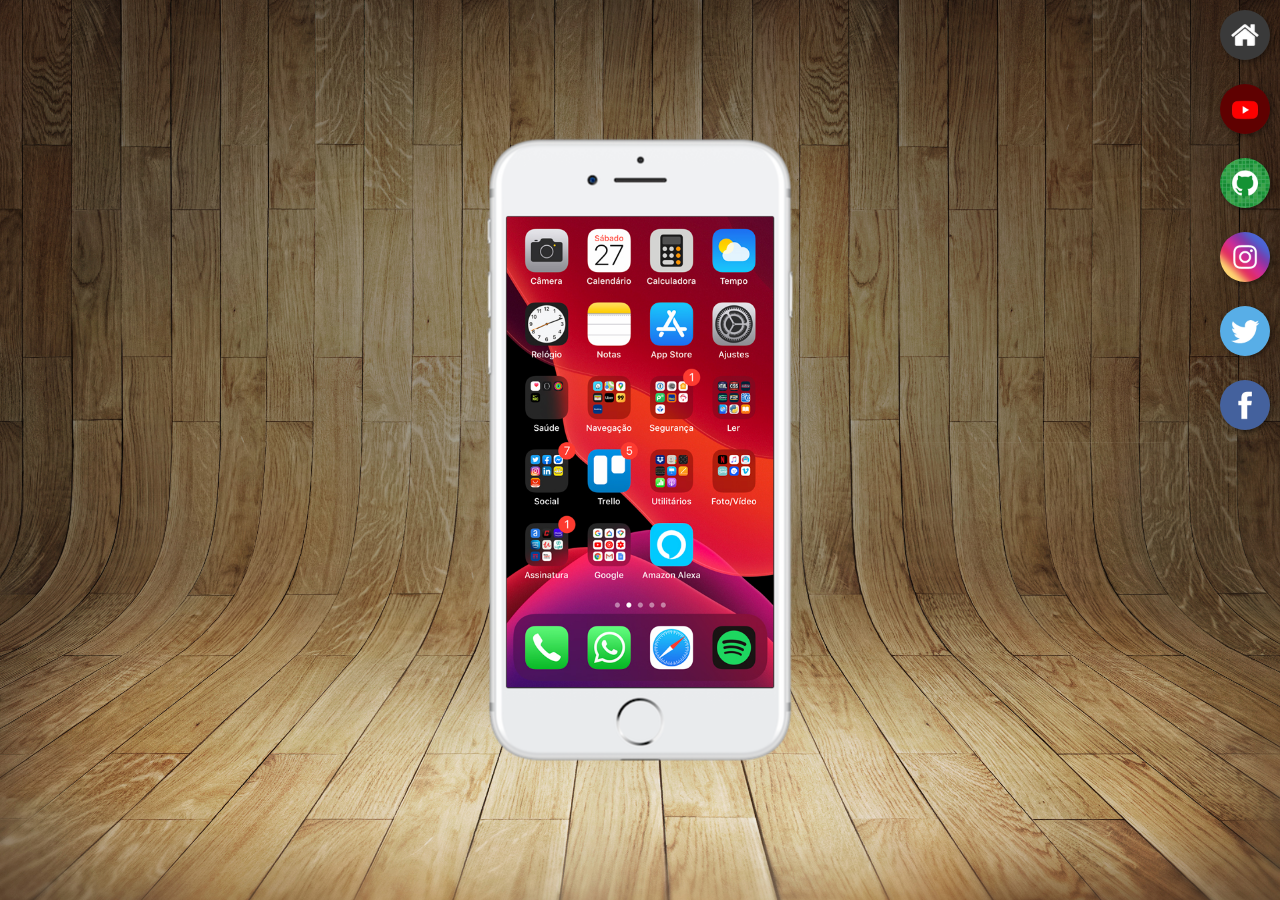
<file: index.html>
<!DOCTYPE html>
<html lang="pt-br">
<head>
    <meta charset="UTF-8">
    <meta http-equiv="X-UA-Compatible" content="IE=edge">
    <meta name="viewport" content="width=device-width, initial-scale=1.0">
    <link rel="shortcut icon" href="favicon.ico" type="image/x-icon">
    <link rel="stylesheet" href="estilos/style.css">
    <title>Projeto Redes Sociais</title>
    <style>

    </style>
</head>
<body>
    <main>
        <section id="telefone">
            <iframe src="home.html" name="tela" id="tela" frameborder="0">
                Seu navegador não é compatível com isso.
            </iframe>

        </section>
        <section id="redes-sociais">
            <a href="home.html" target="tela"><img src="imagens/logo-home.jpg" alt="Home"></a><br>
            <a href="youtube.html" target="tela"><img src="imagens/logo-youtube.jpg" alt="YouTube"></a><br>
            <a href="github.html" target="tela"><img src="imagens/logo-github.jpg" alt="GitHub"></a><br>
            <a href="instagram.html" target="tela"><img src="imagens/logo-instagram.jpg" alt="Instagram"></a><br>
            <a href="twitter.html" target="tela"><img src="imagens/logo-twitter.jpg" alt="Twitter"></a><br>
            <a href="facebook.html" target="tela"><img src="imagens/logo-facebook.jpg" alt="Facebook"></a>


        </section>
    </main>
</body>
</html>
</file>
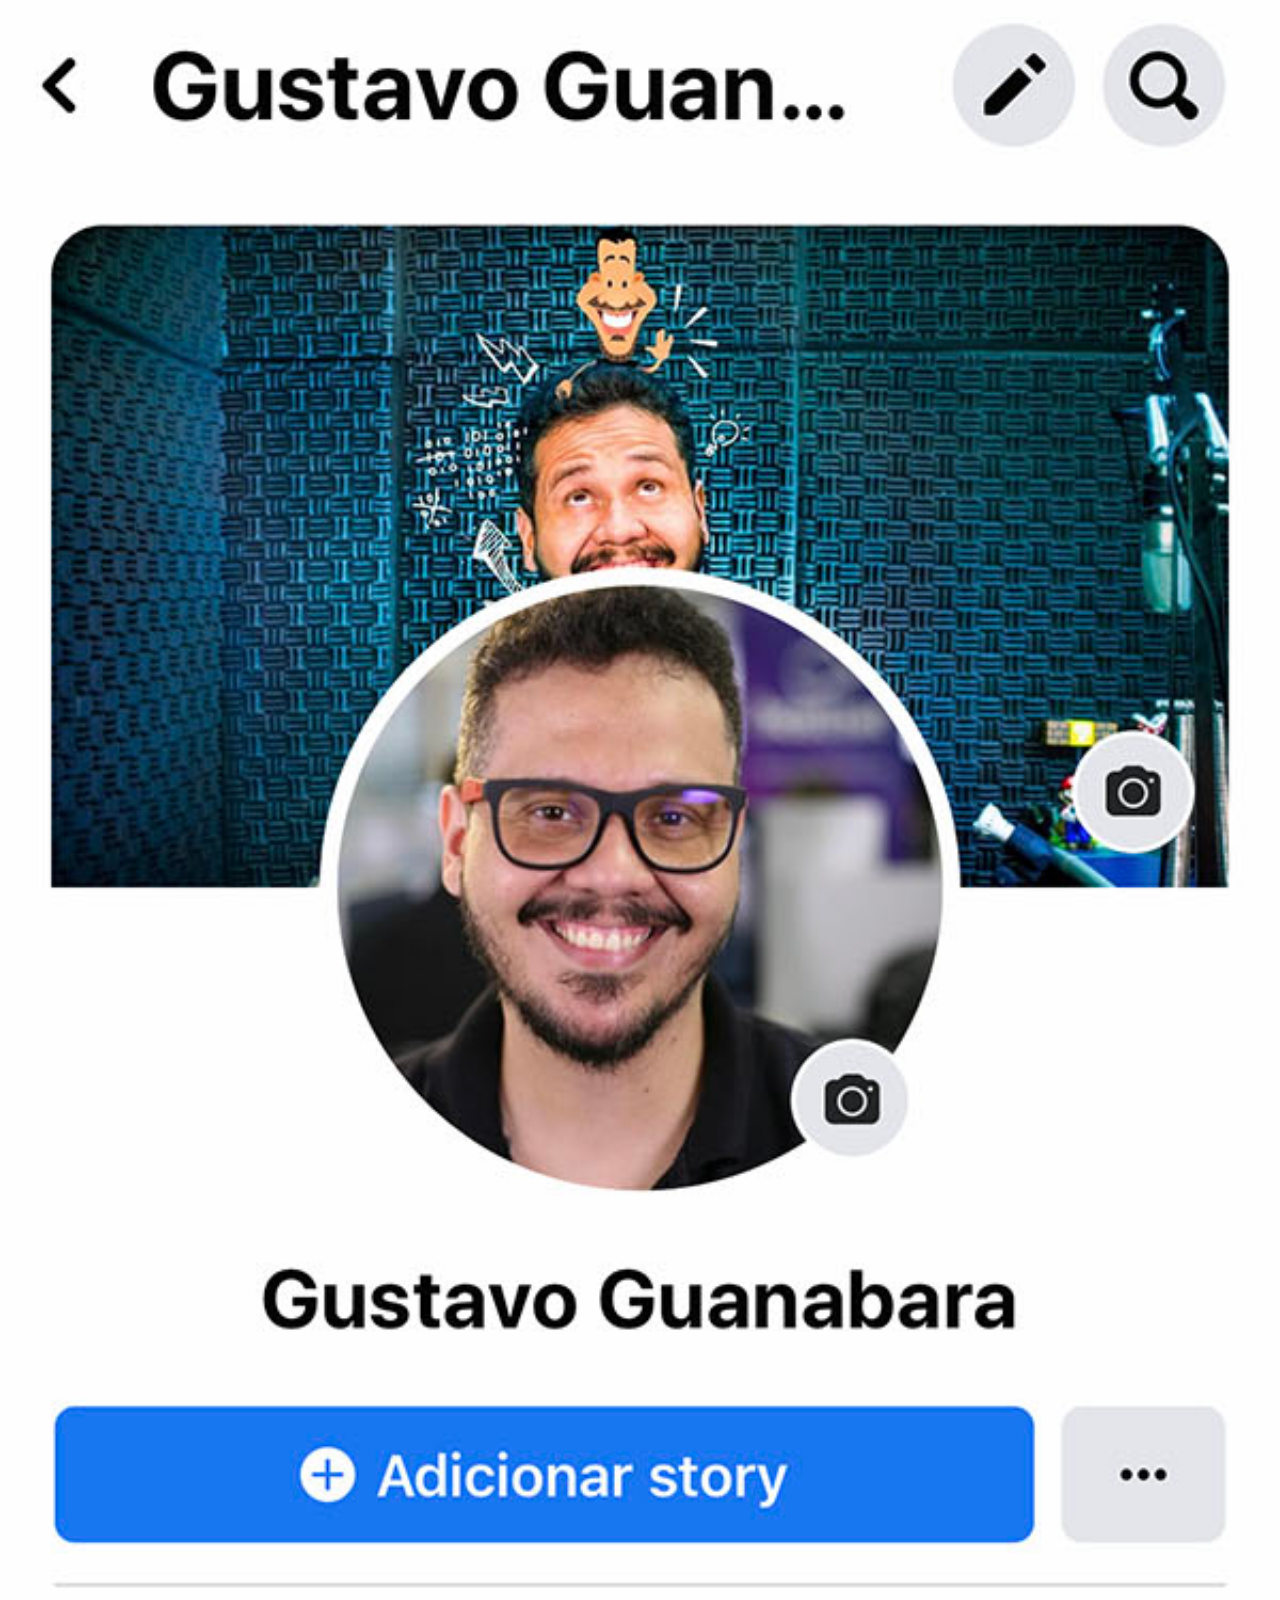
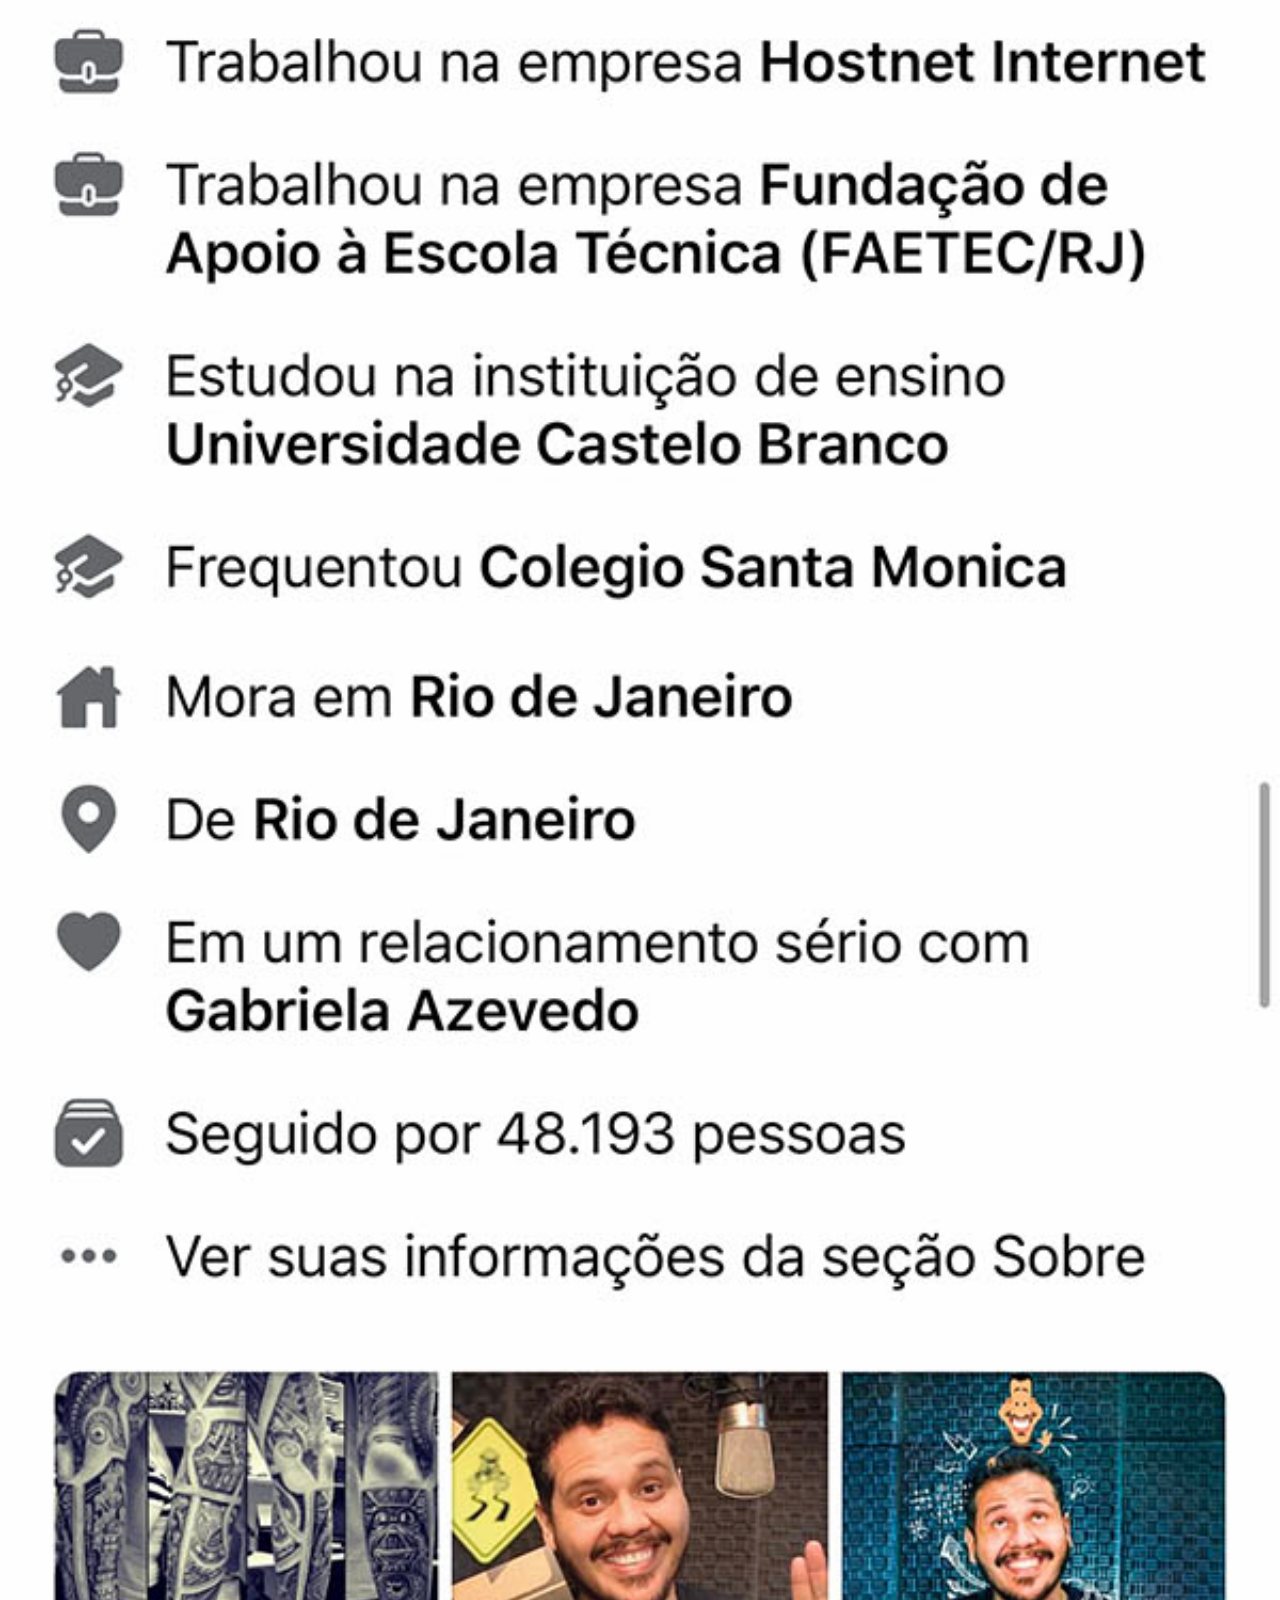
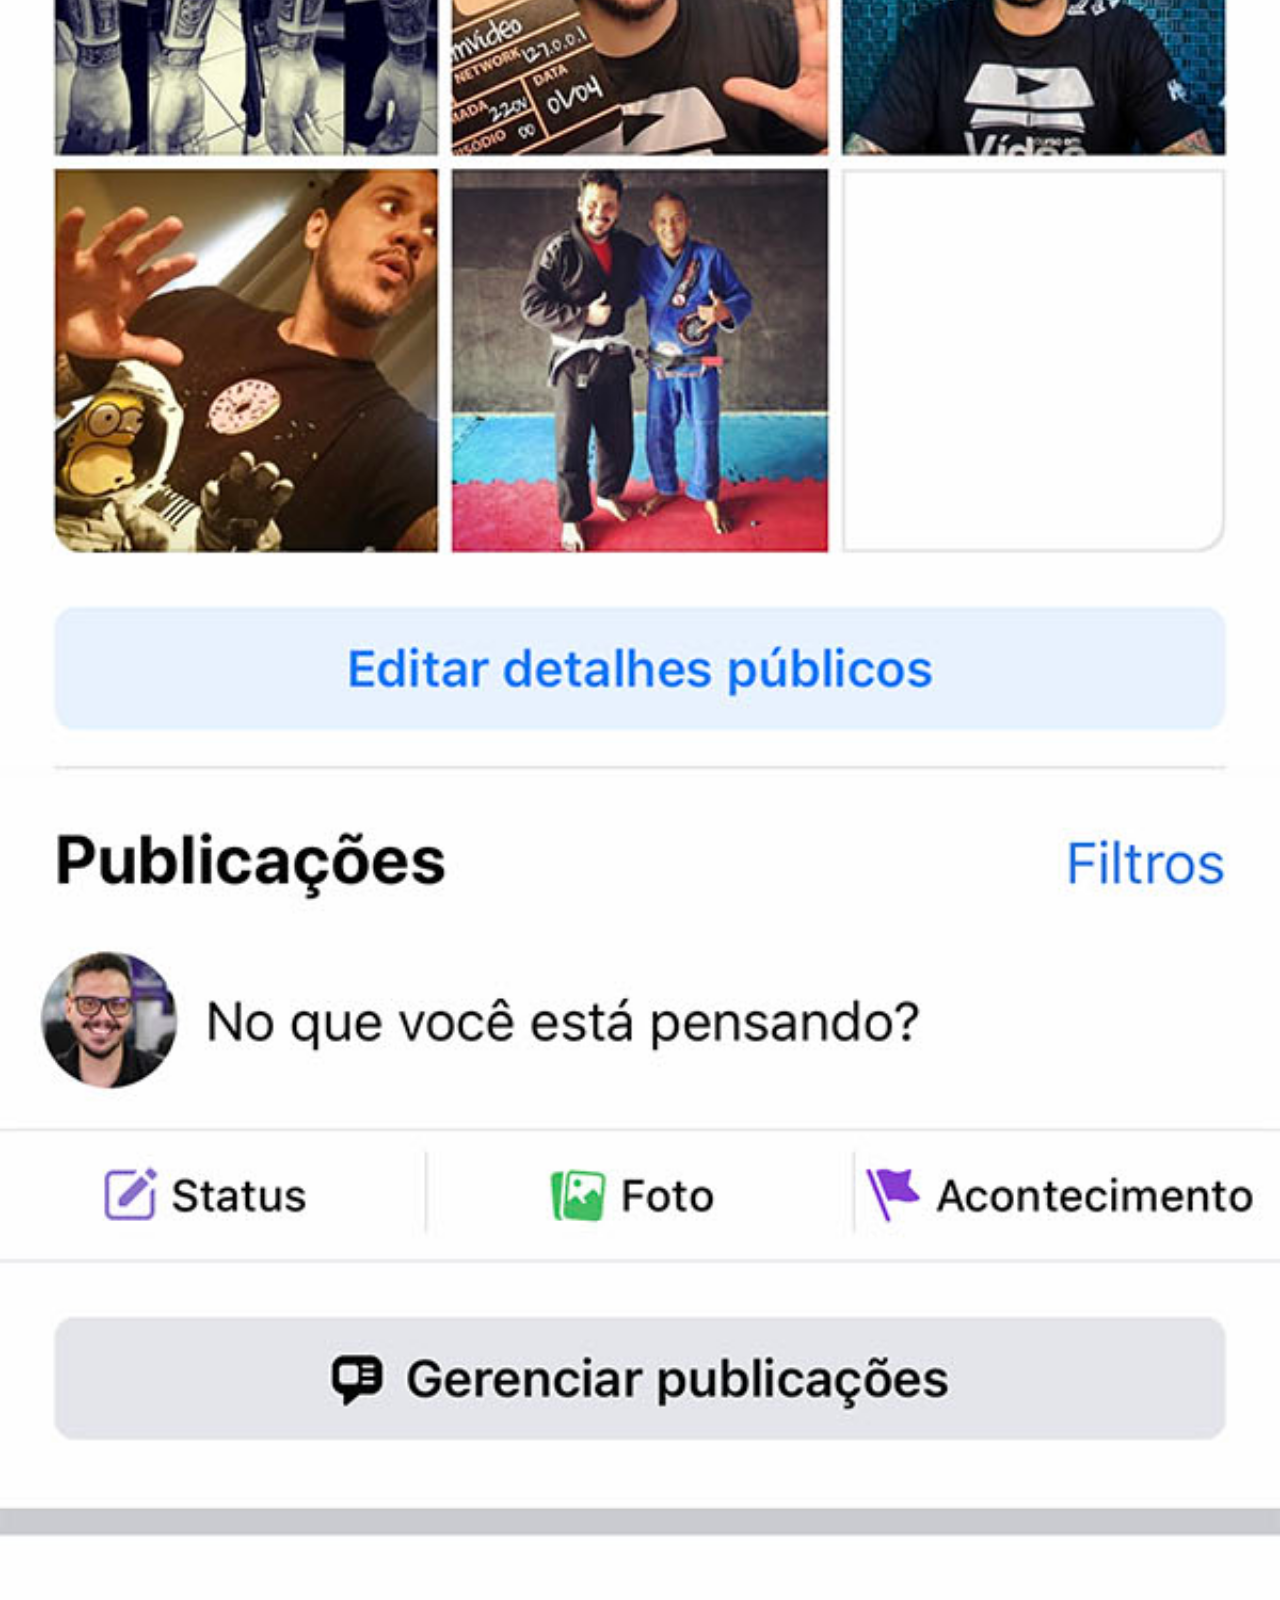
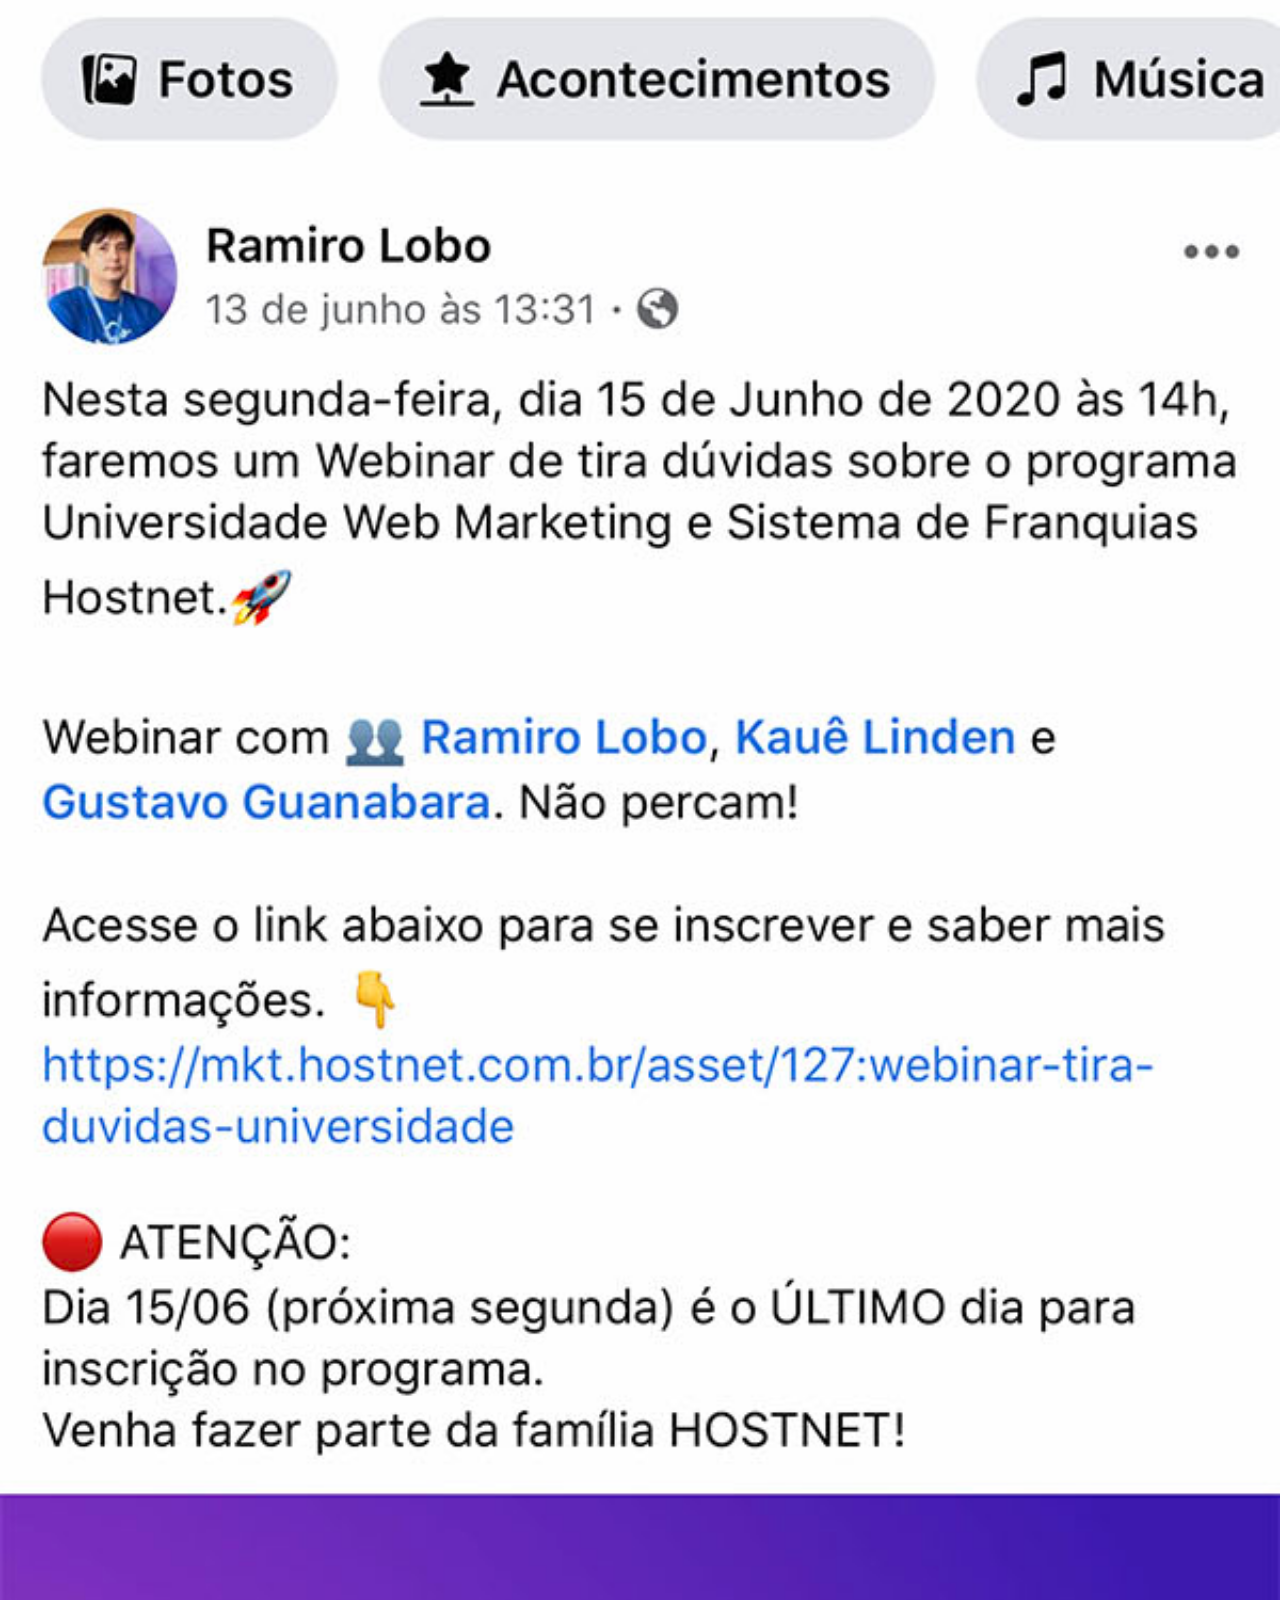
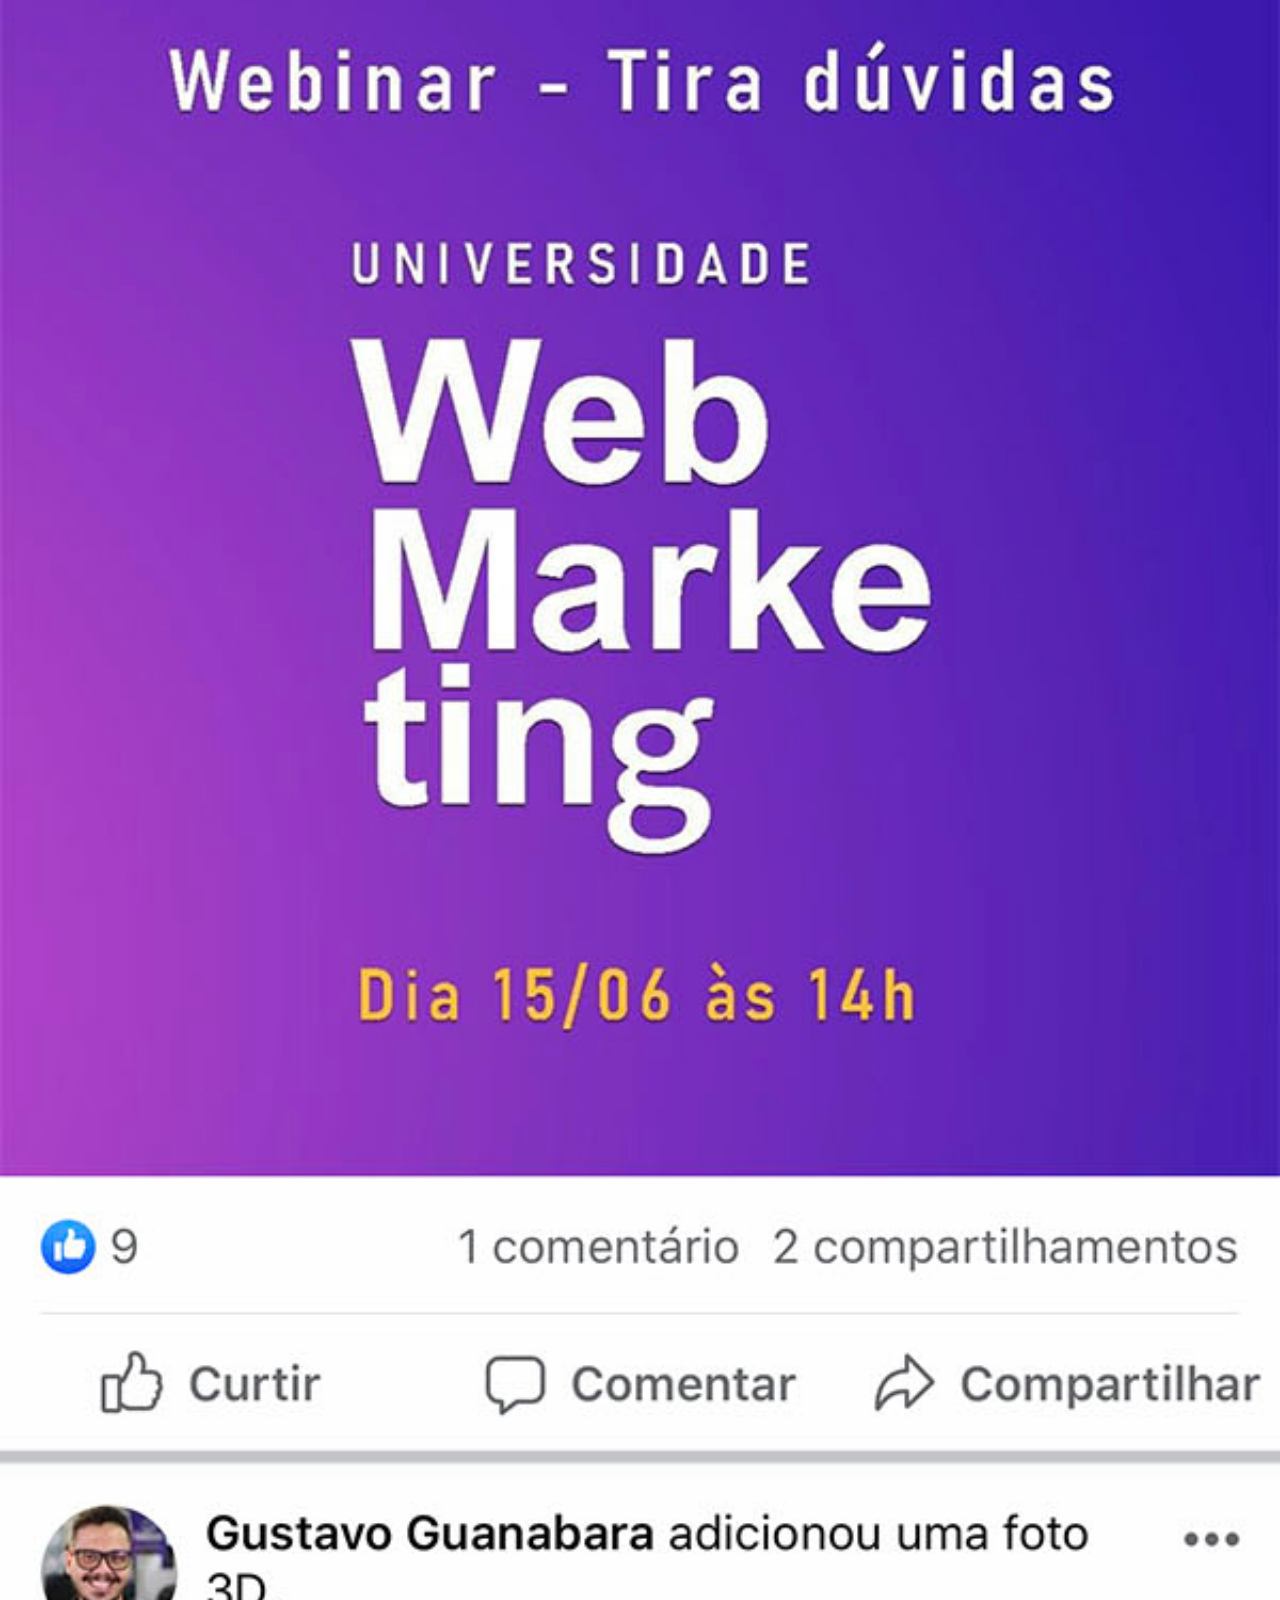
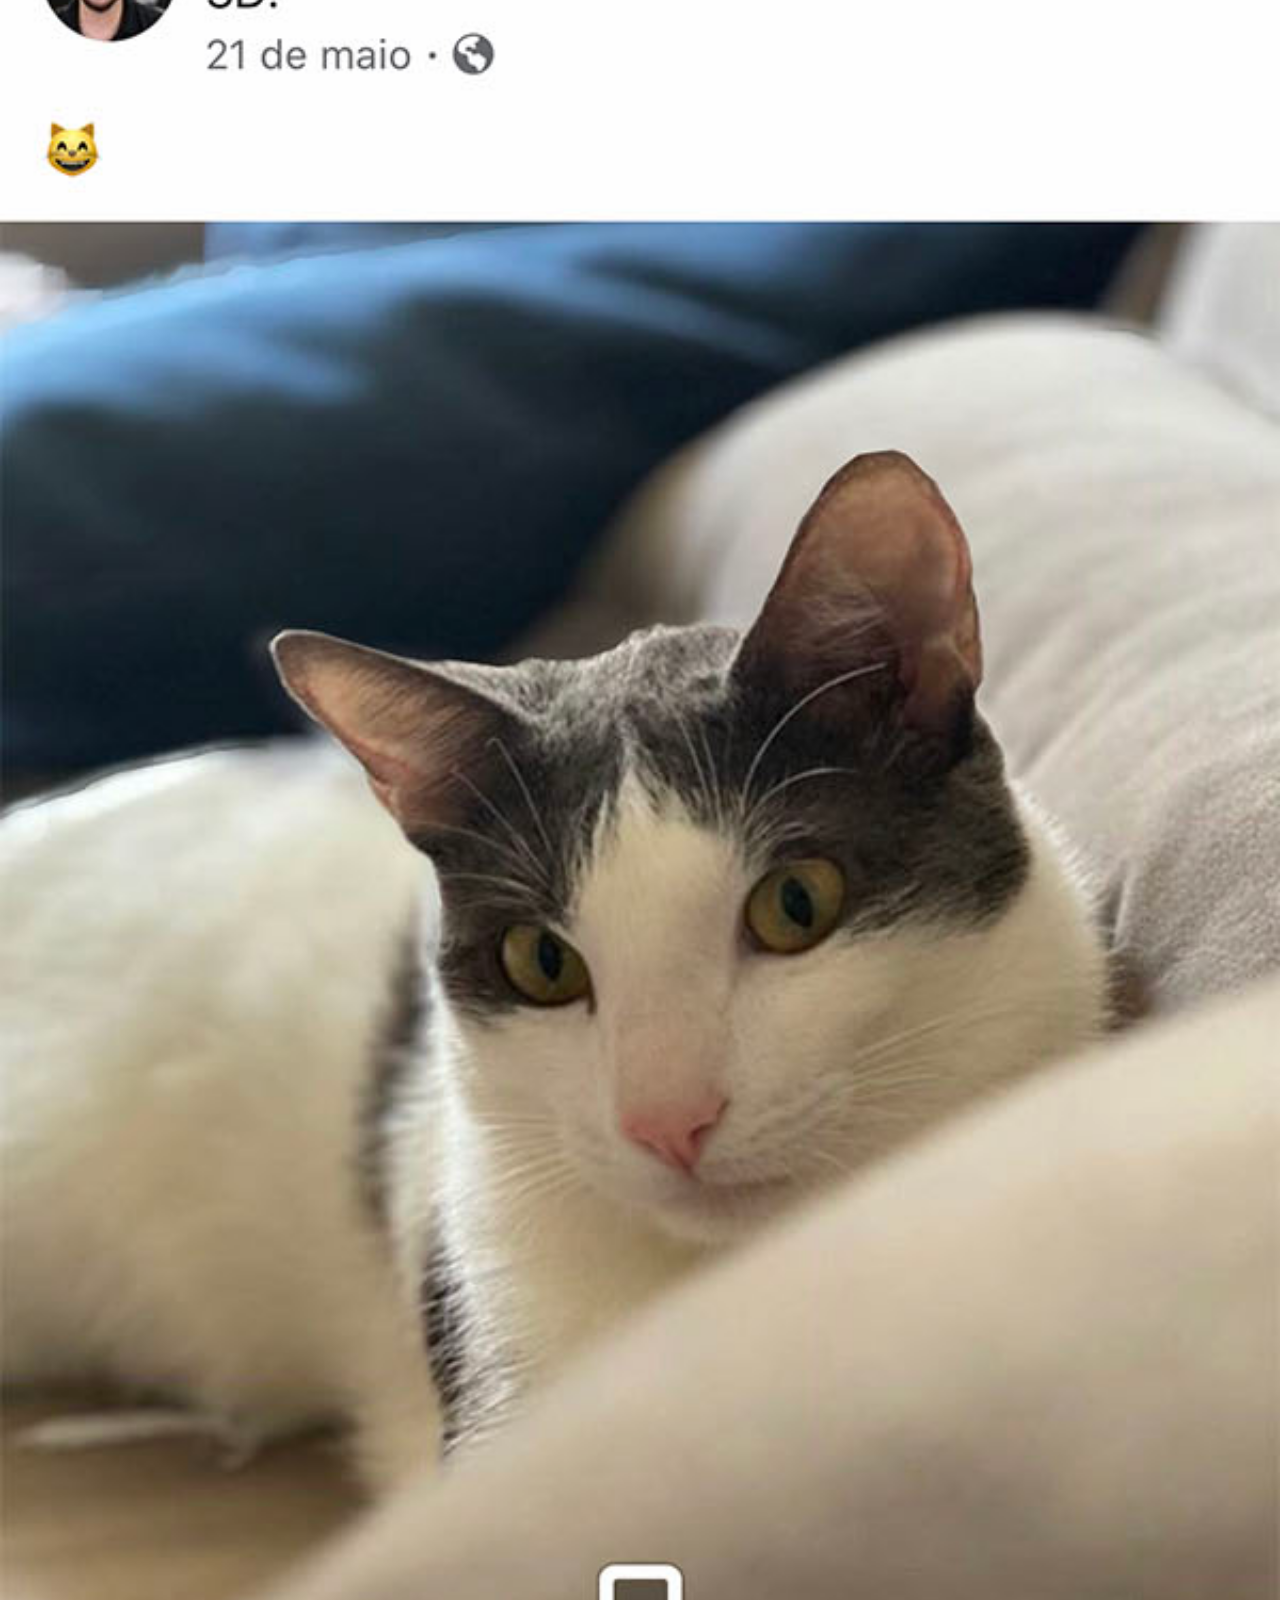
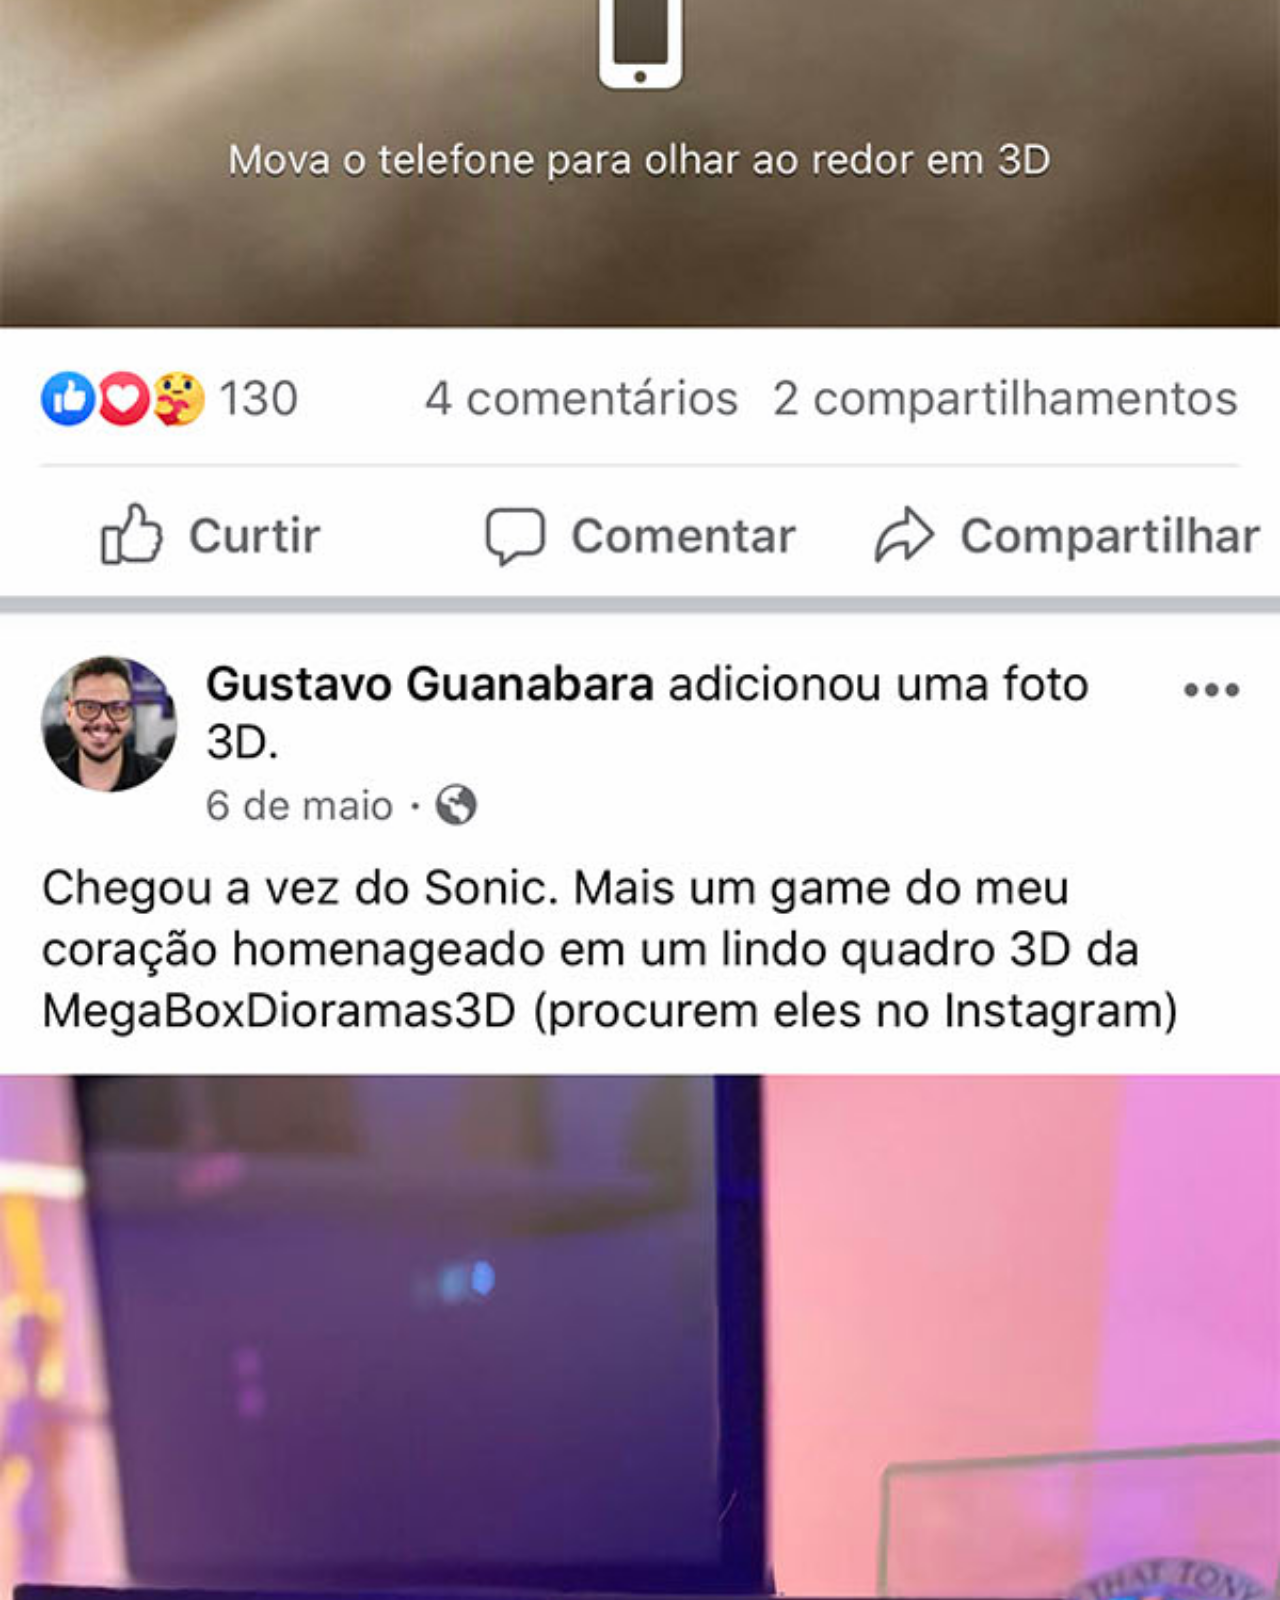
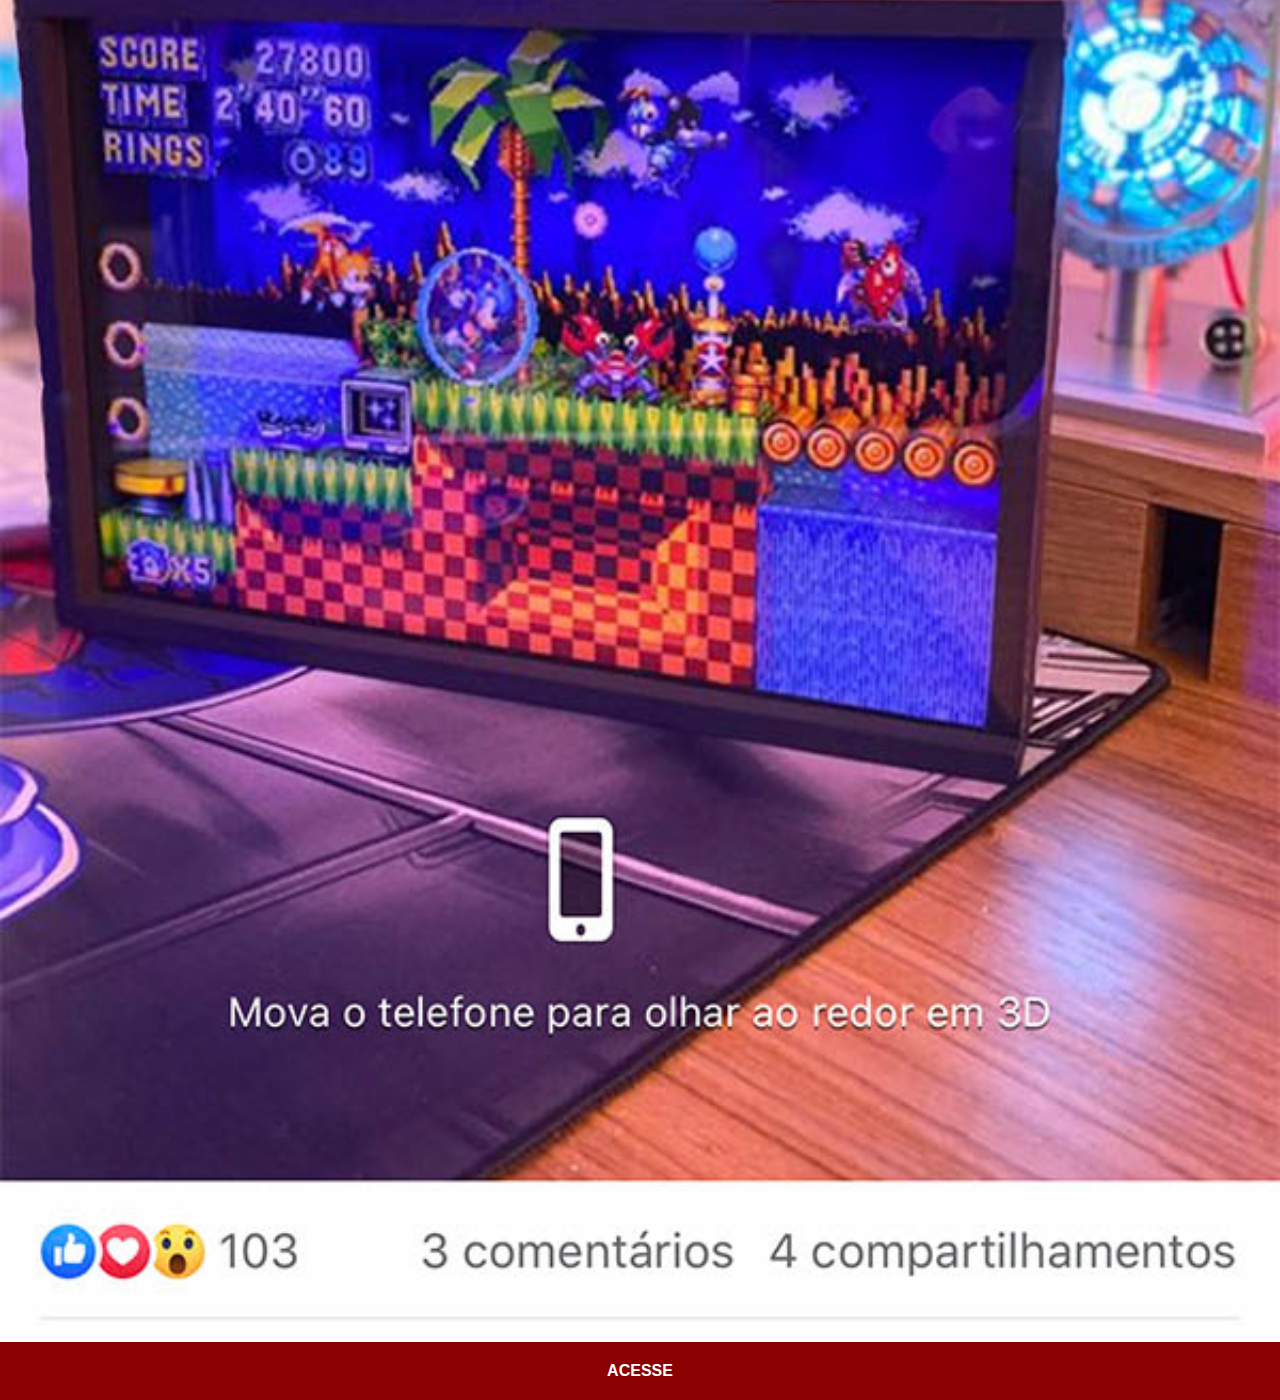
<file: facebook.html>
<!DOCTYPE html>
<html lang="pt-br">
<head>
    <meta charset="UTF-8">
    <meta http-equiv="X-UA-Compatible" content="IE=edge">
    <meta name="viewport" content="width=device-width, initial-scale=1.0">
    <title>Facebook</title>
    <link rel="stylesheet" href="estilos/social.css">
</head>
<body>
    <img src="imagens/tela-facebook.jpg" alt="Facebook">
    <a href="https://www.facebook.com/gustavoguanabara/" target="_blank">ACESSE</a>

</body>
</html>
</file>
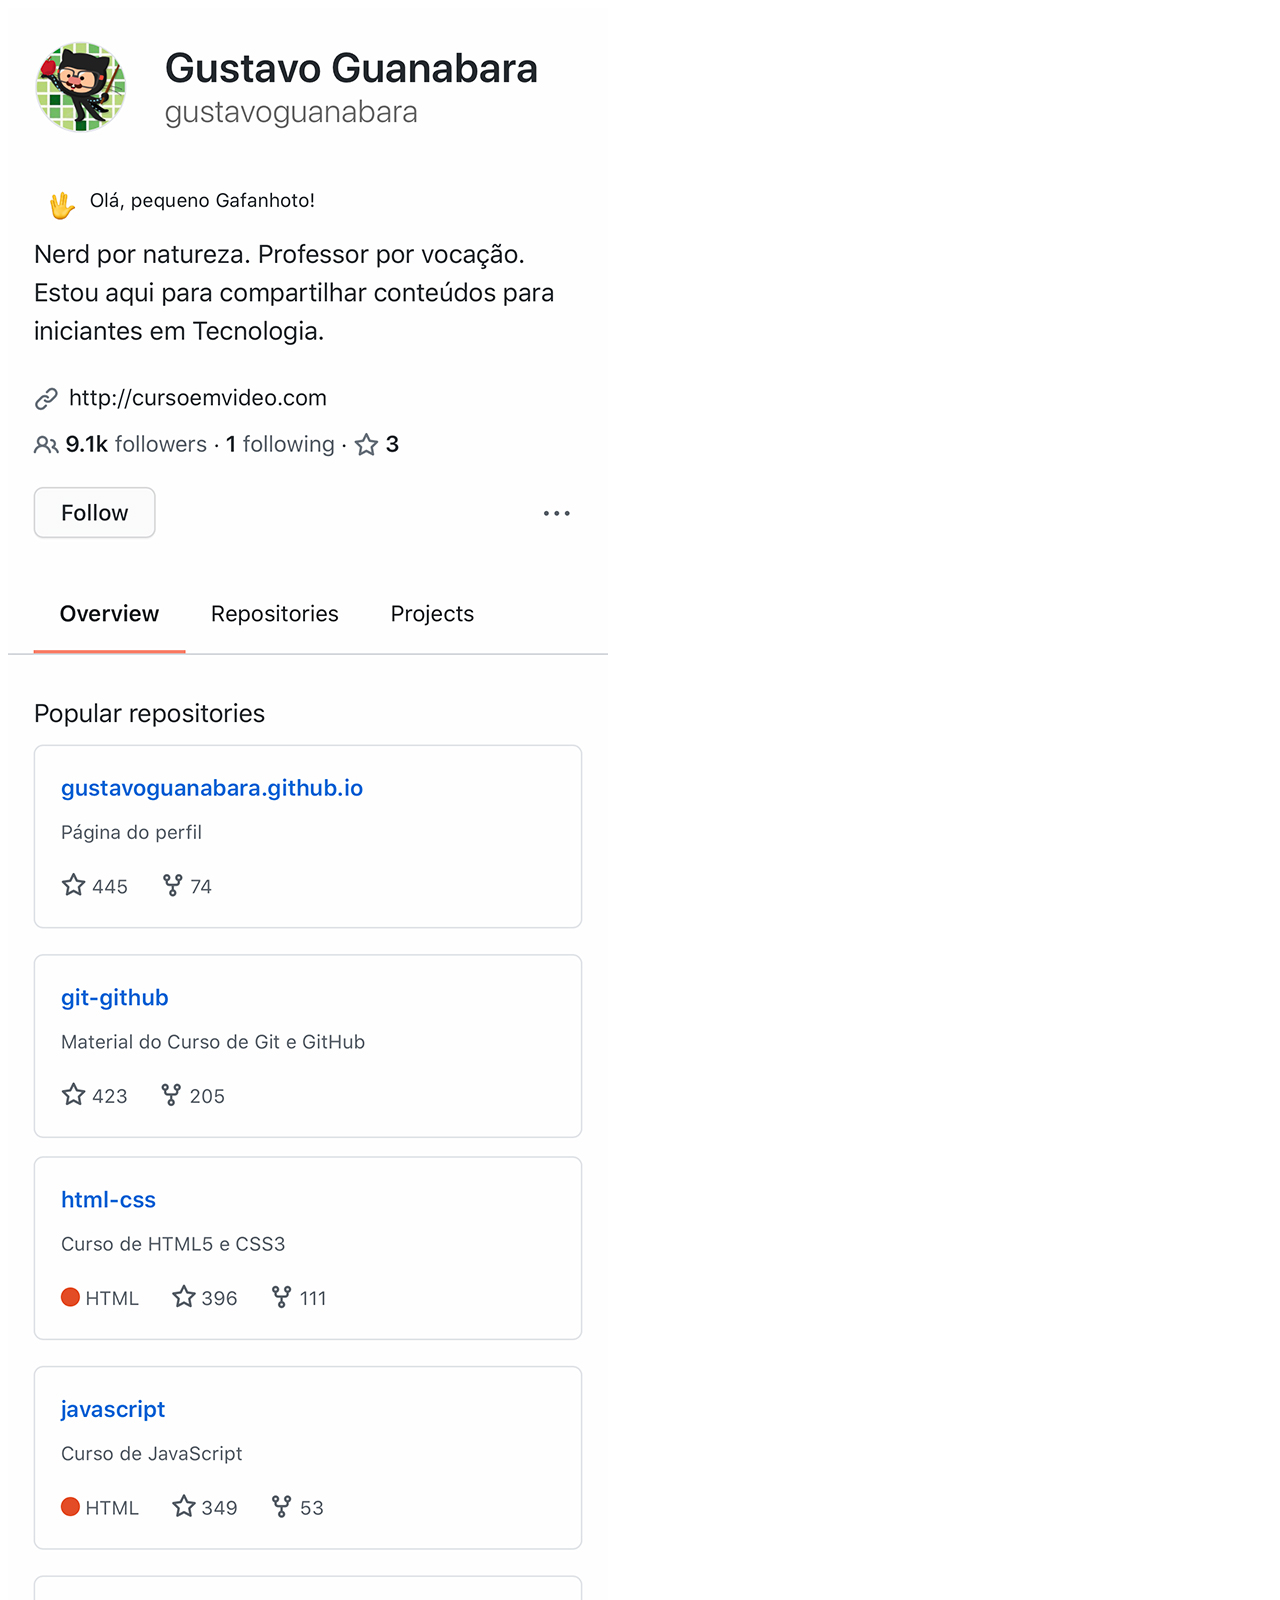
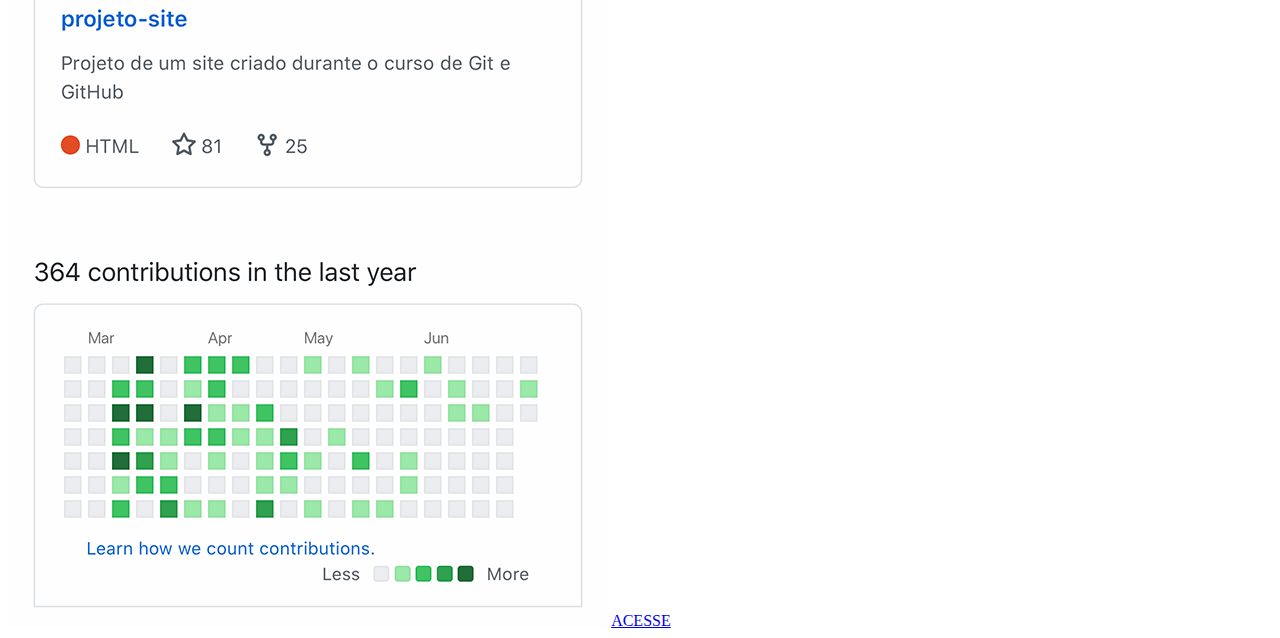
<file: github.html>
<!DOCTYPE html>
<html lang="pt-br">
<head>
    <meta charset="UTF-8">
    <meta http-equiv="X-UA-Compatible" content="IE=edge">
    <meta name="viewport" content="width=device-width, initial-scale=1.0">
    <title>GitHub</title>
   
</head>
<body>
    <img src="imagens/tela-github.jpg" alt="GitHub">
    <a href="https://github.com/gustavoguanabara">ACESSE</a>
</body>
</html>
</file>
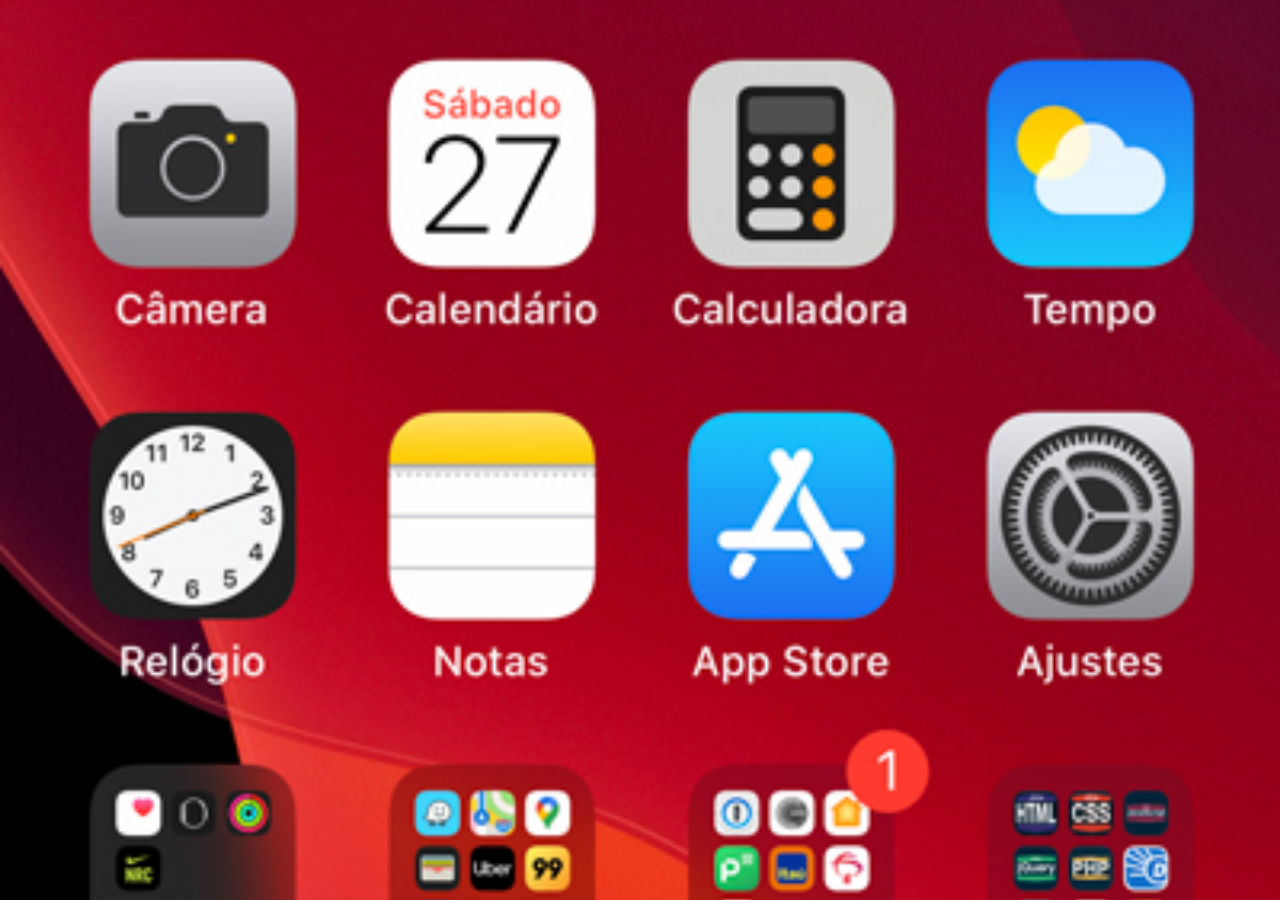
<file: home.html>
<!DOCTYPE html>
<html lang="pt-br">
<head>
    <meta charset="UTF-8">
    <meta http-equiv="X-UA-Compatible" content="IE=edge">
    <meta name="viewport" content="width=device-width, initial-scale=1.0">
    <title>Home</title>
    <style>
        *{
            margin: 0px;
            padding: 0px;
        }

        body{
            width: 100vw;
            height: 100vh;
            background: black url('imagens/tela-home.jpg') no-repeat top center;
            background-size: cover;
        }
    </style>
</head>
<body>
    
</body>
</html>
</file>
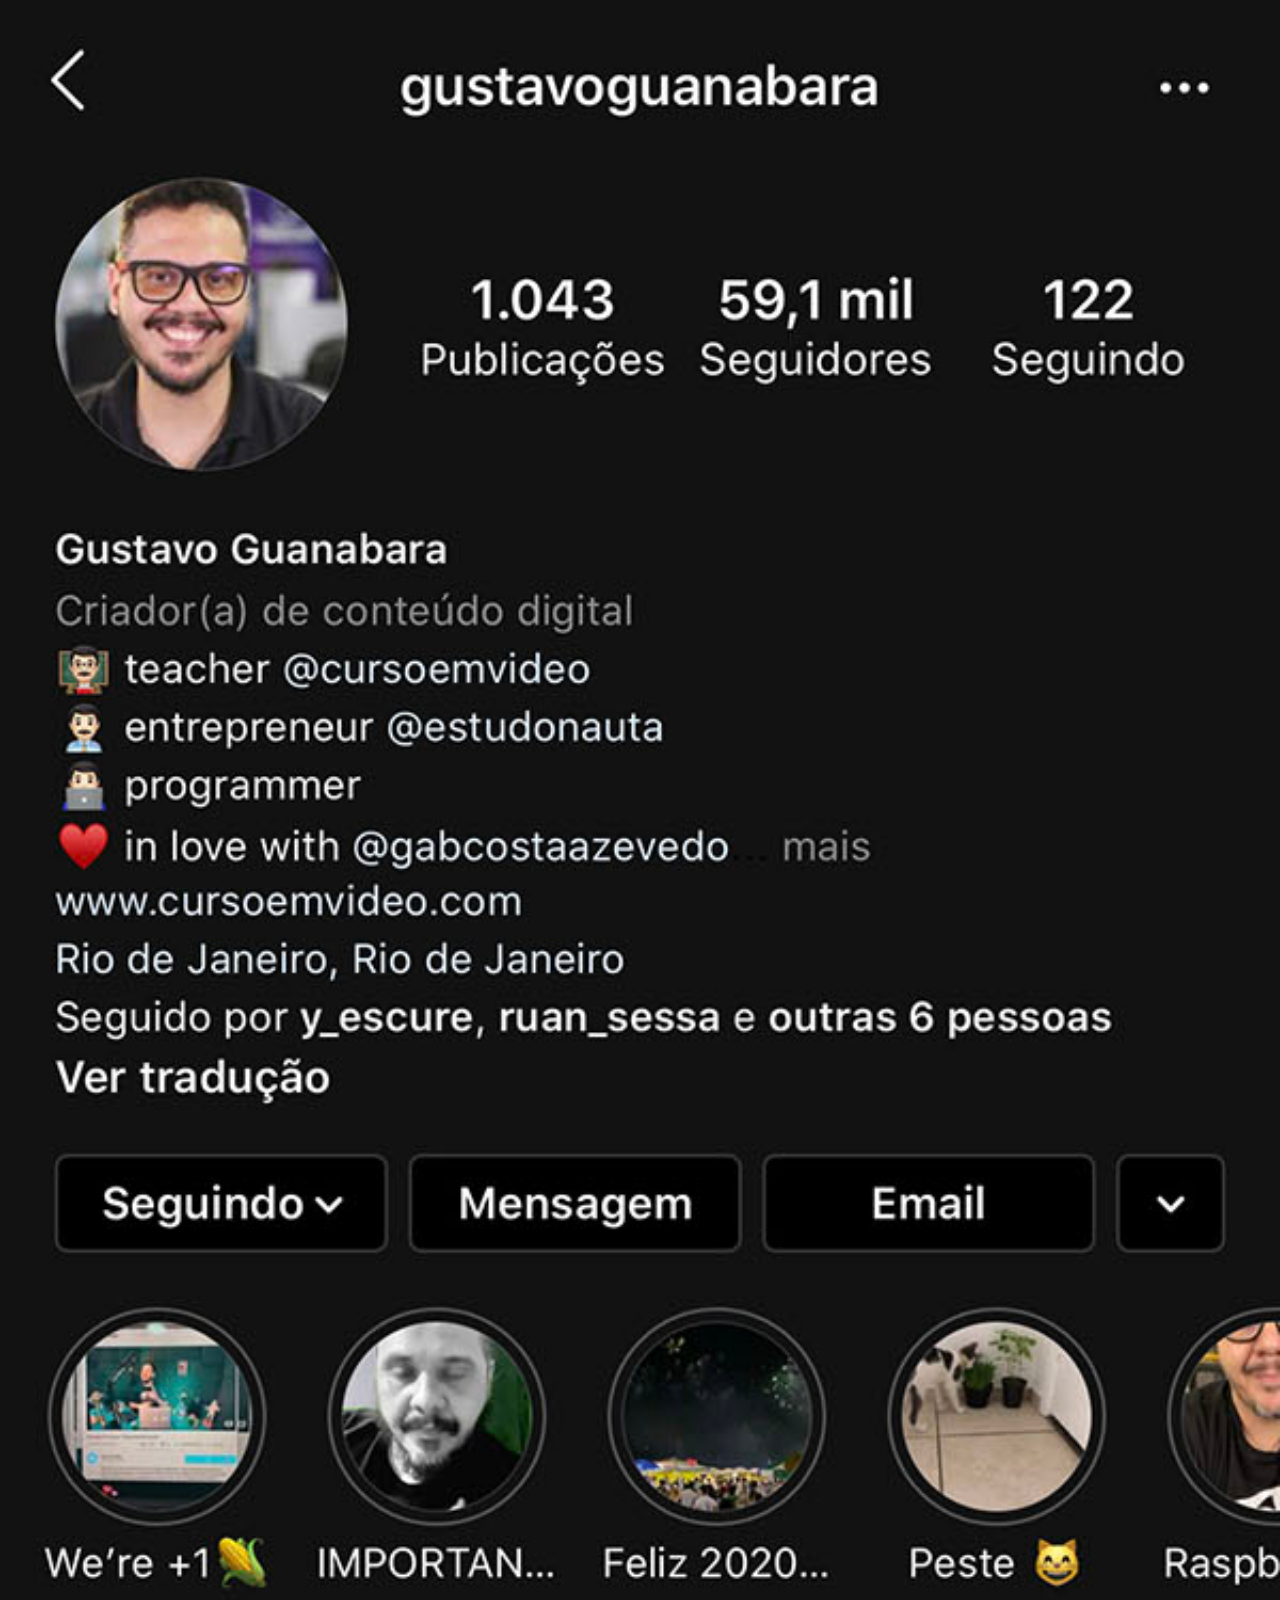
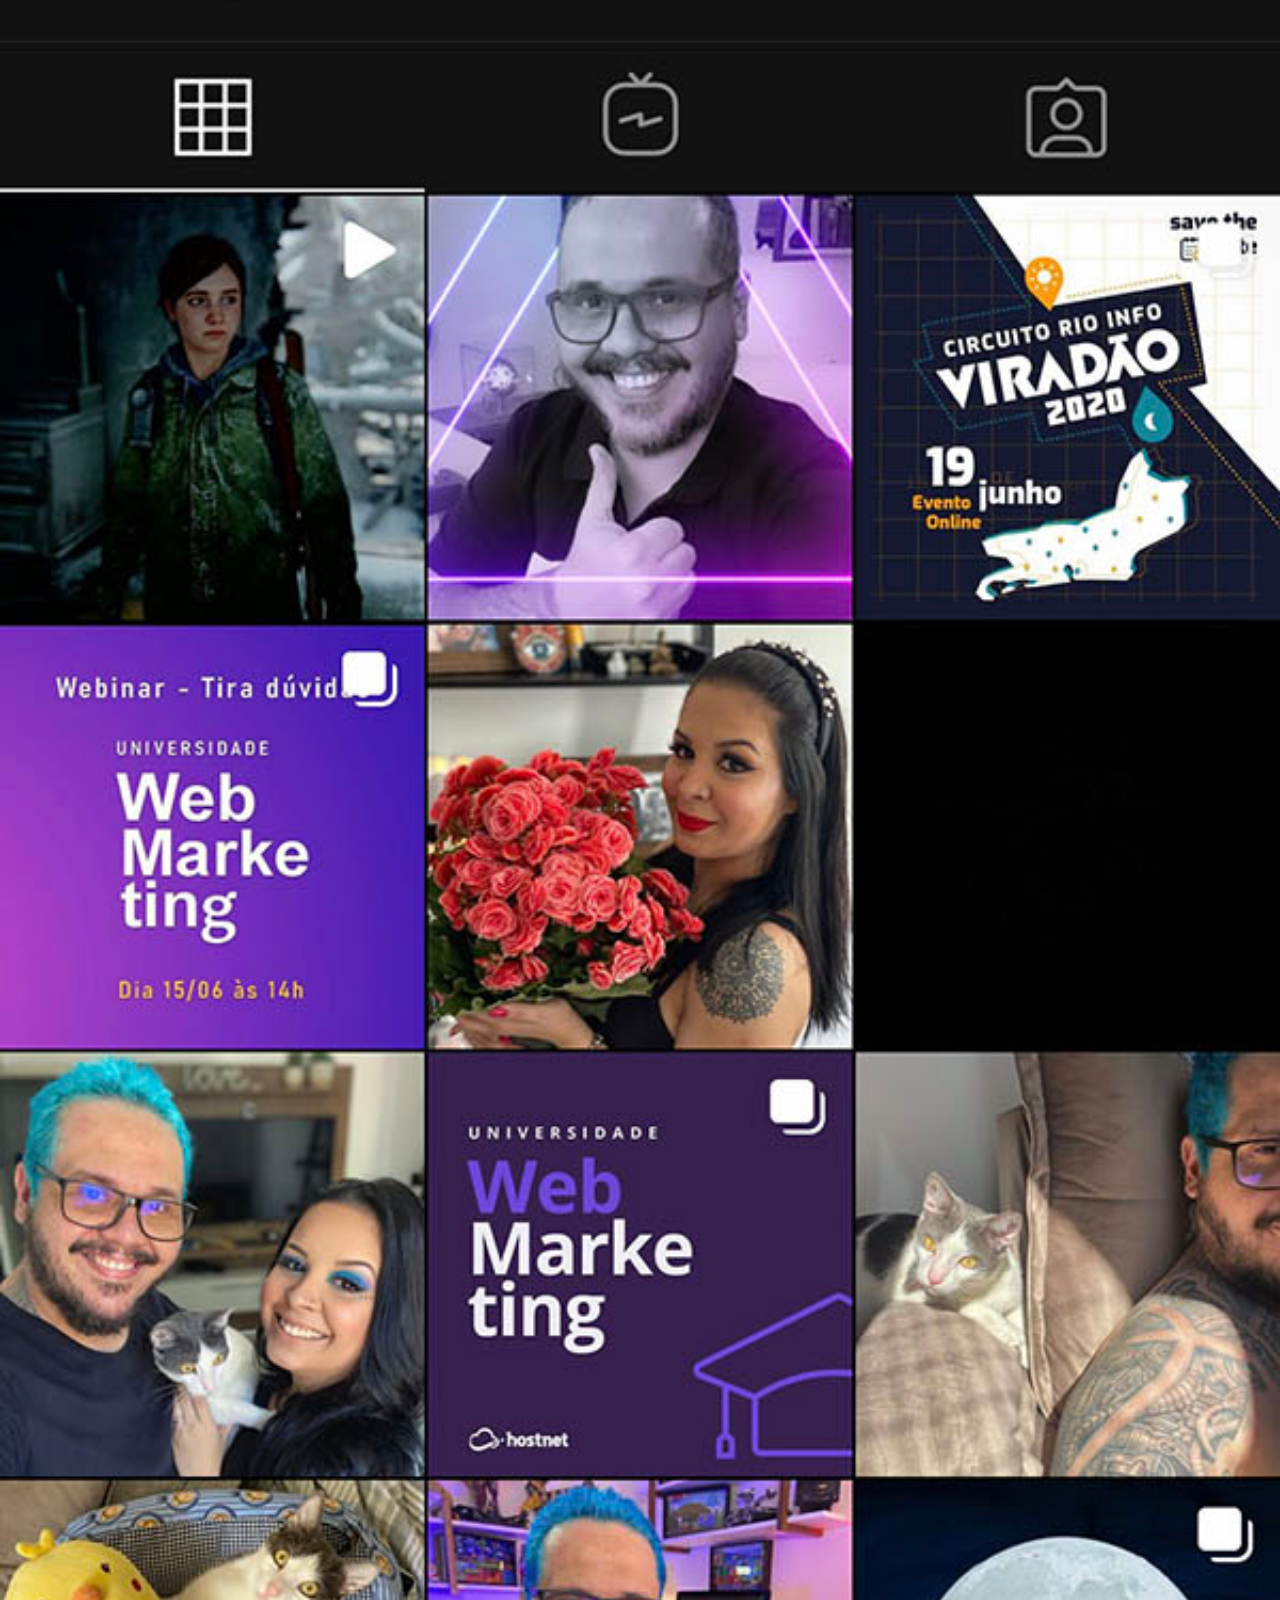
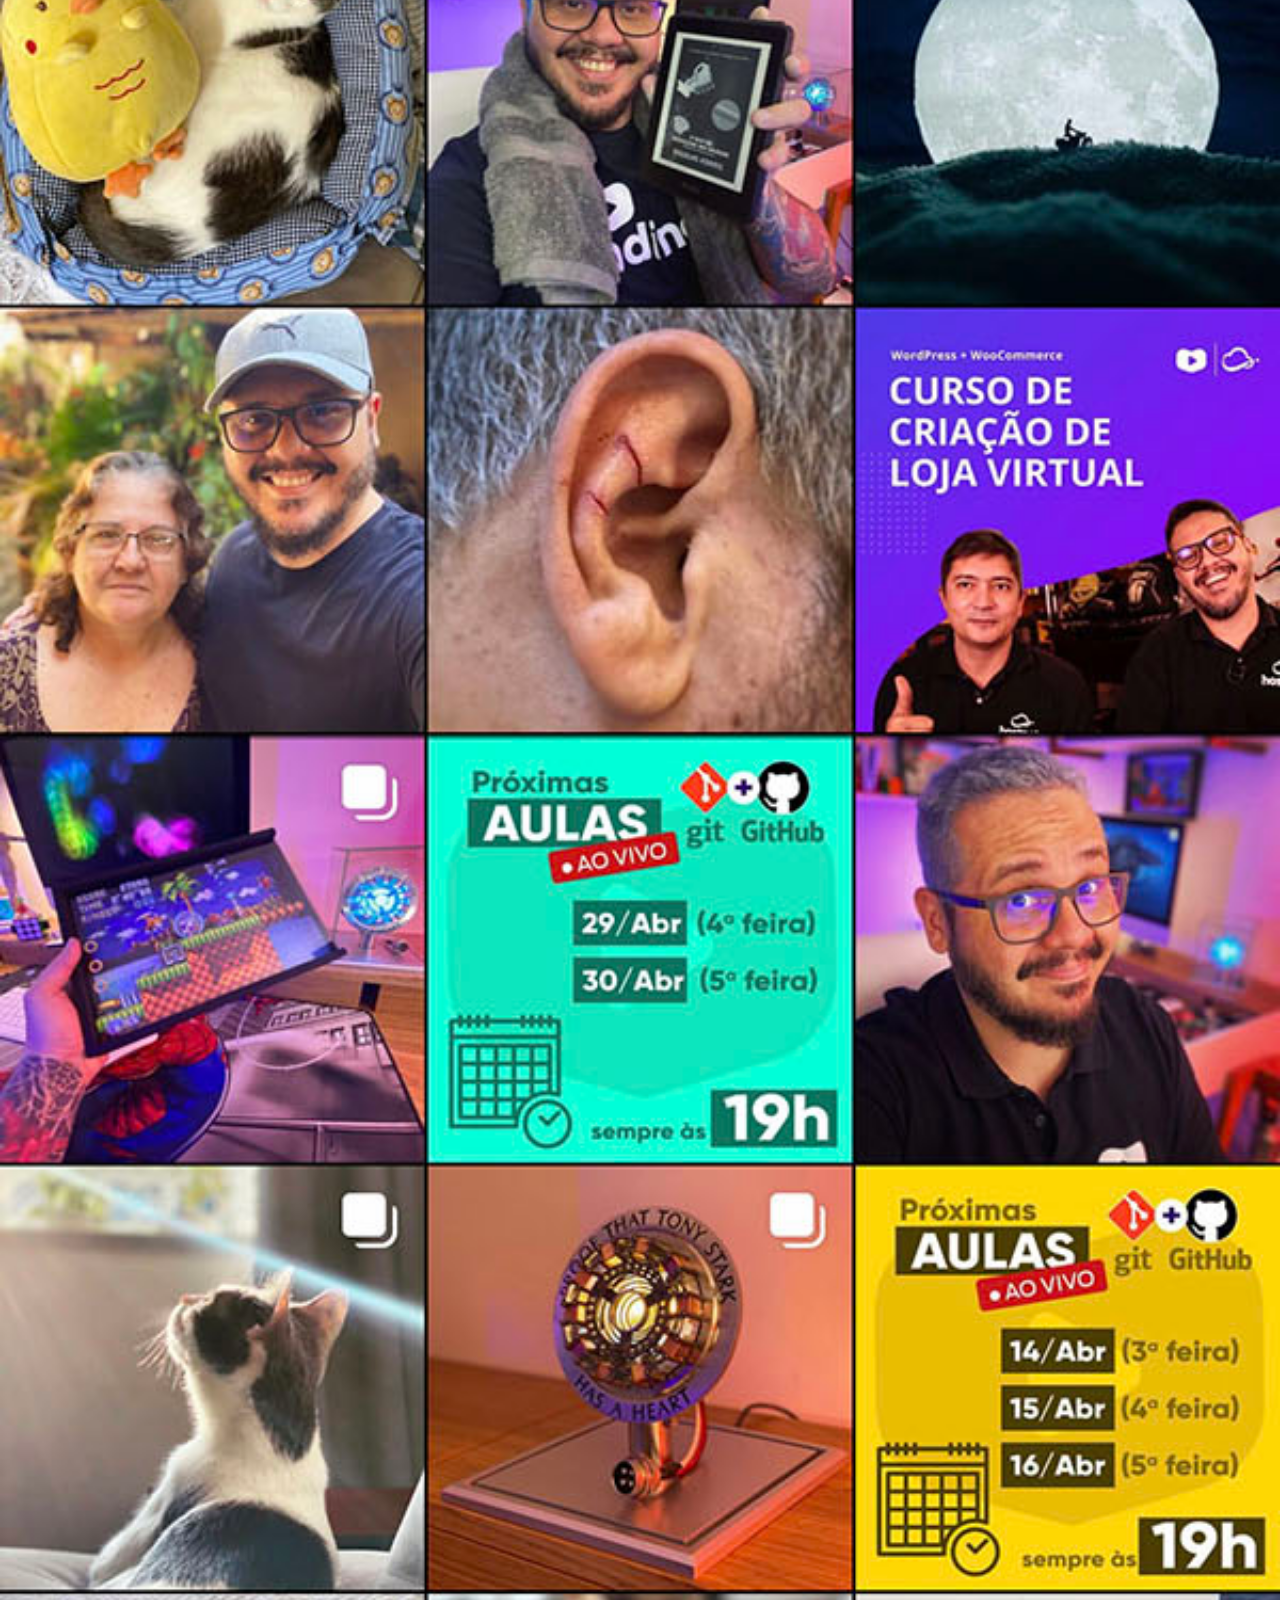
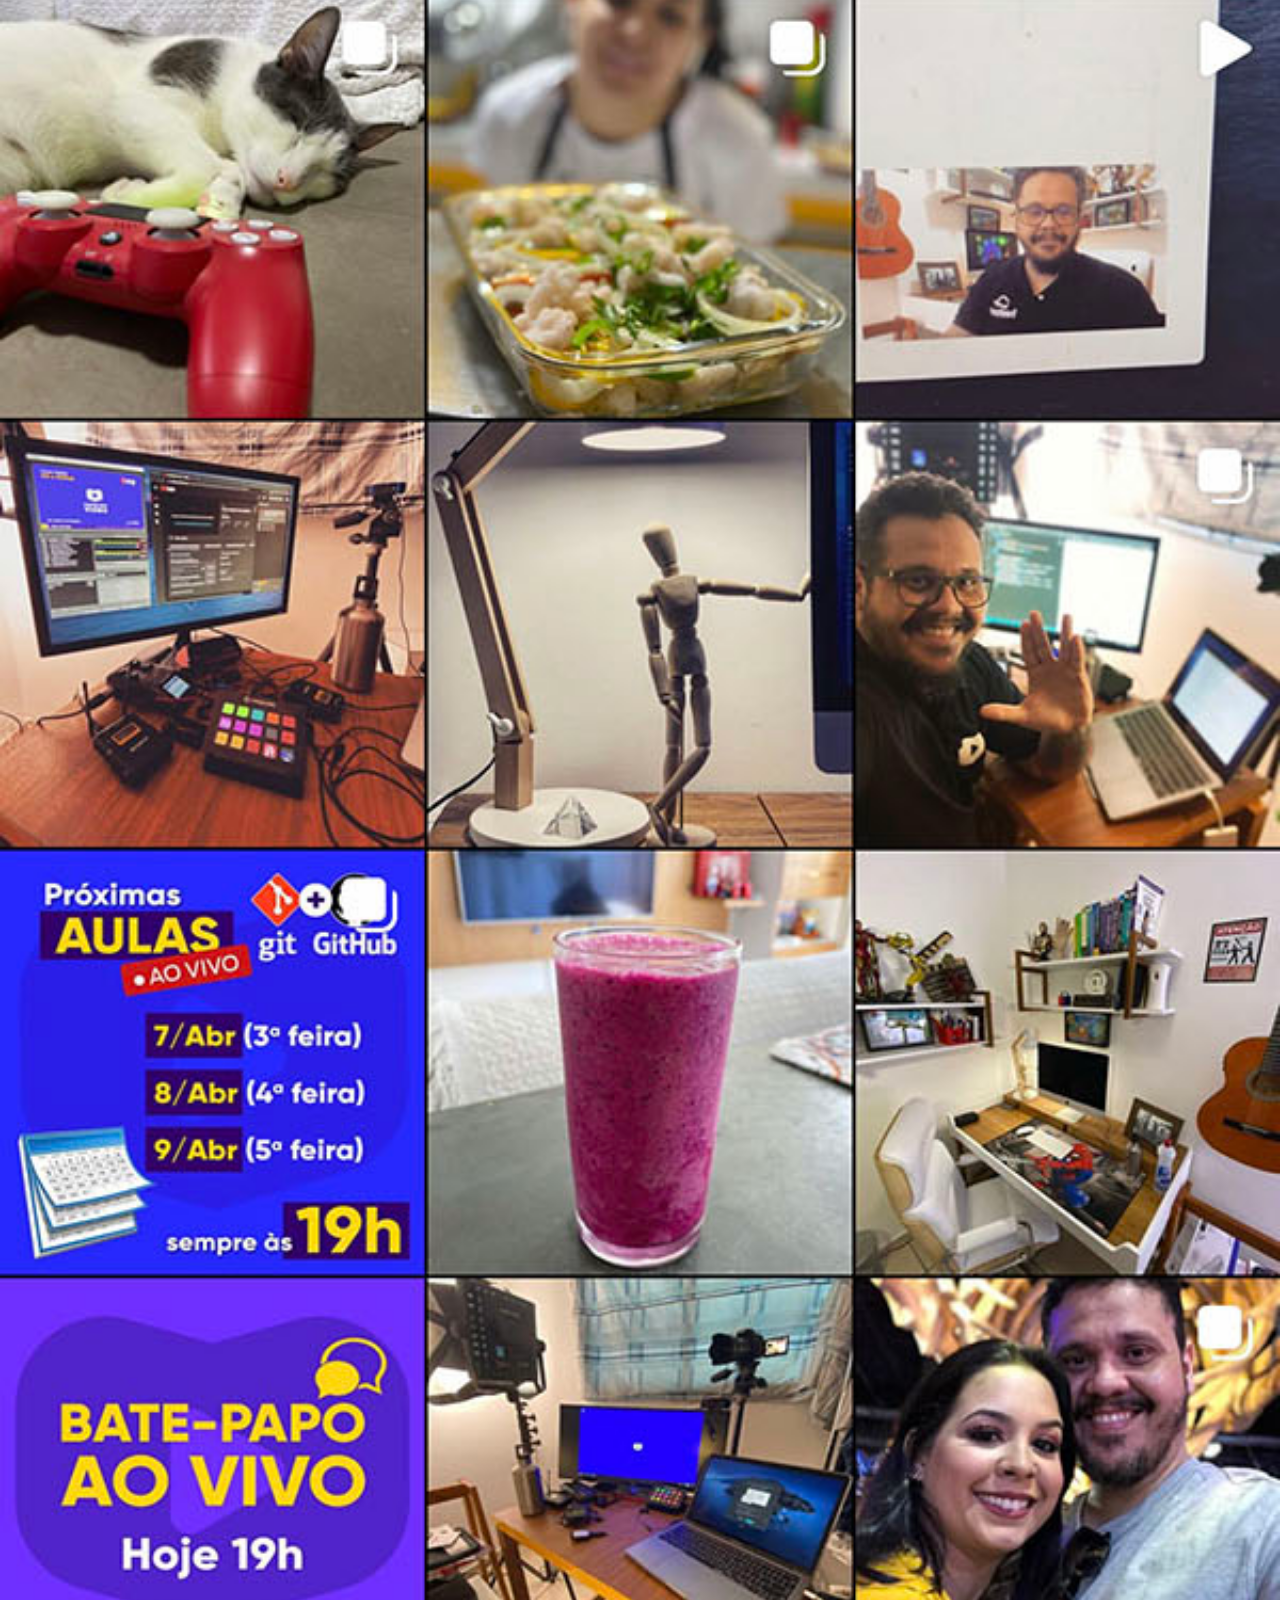
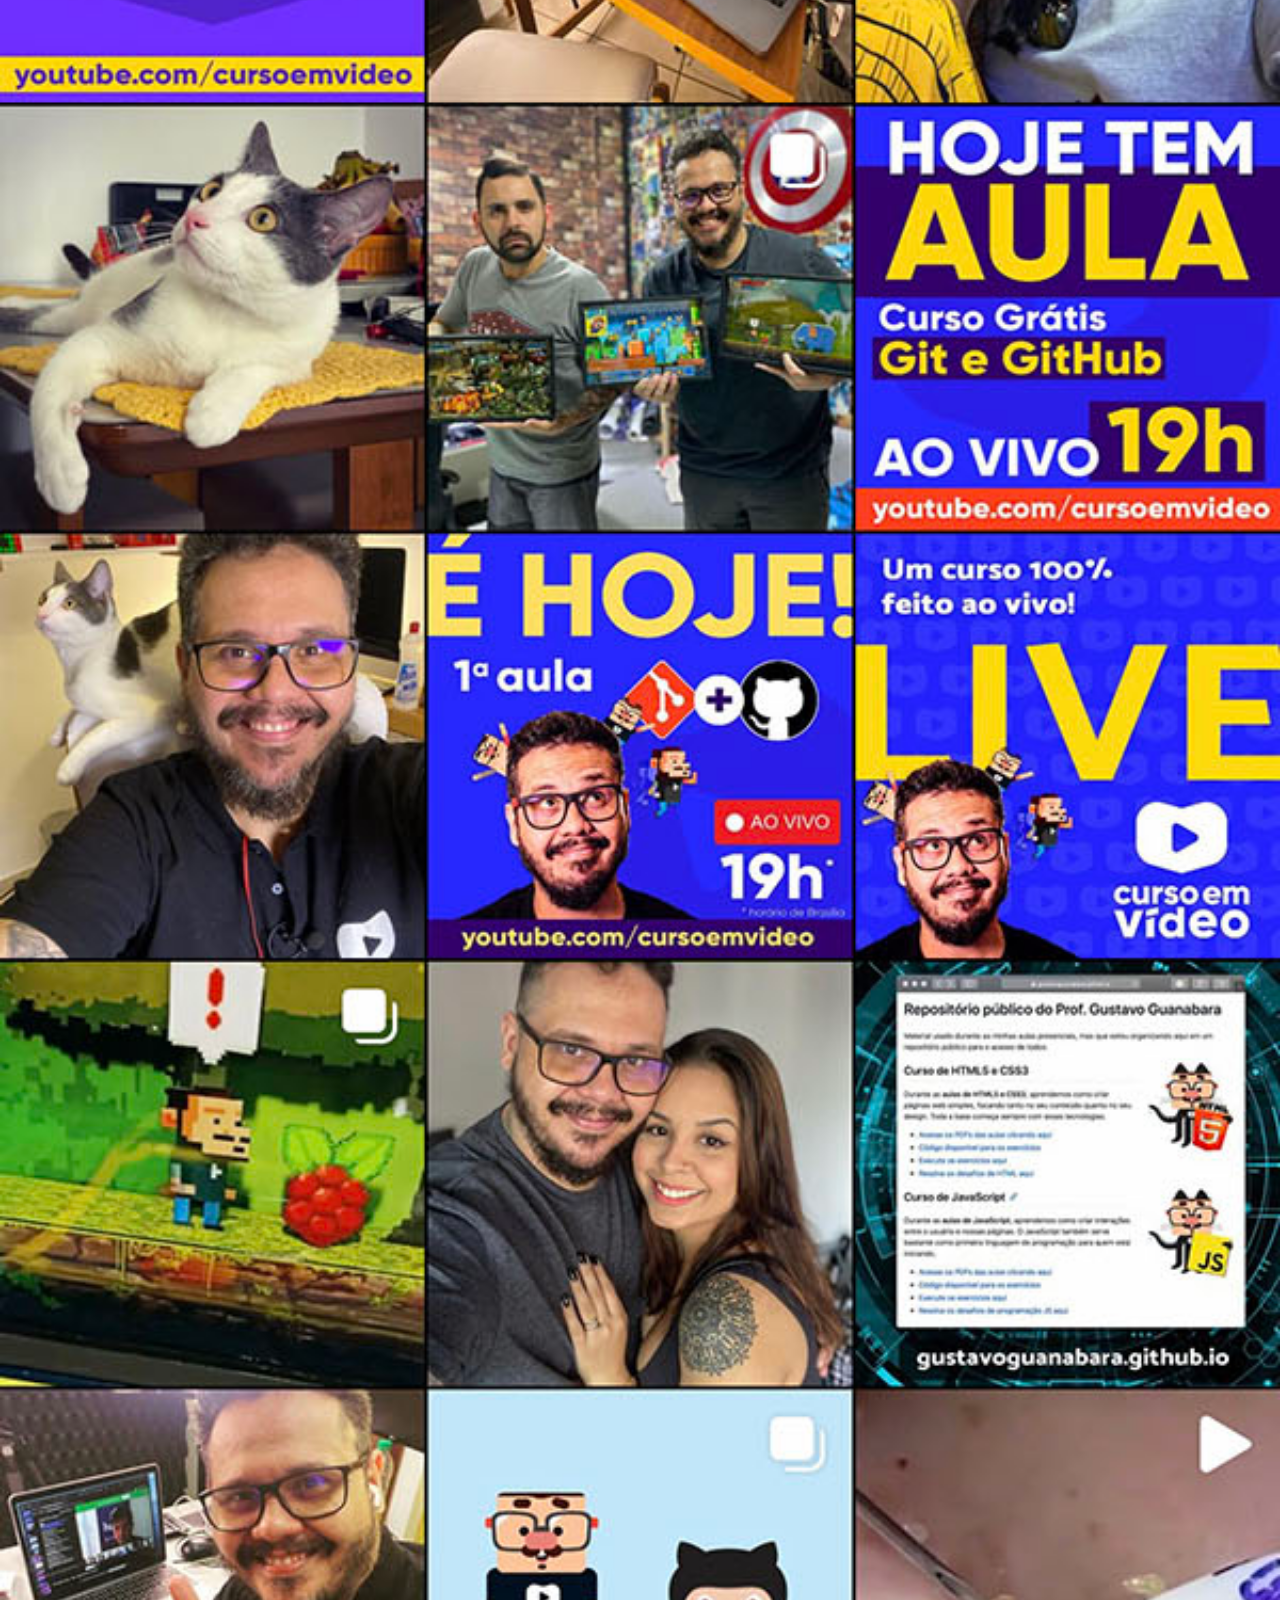
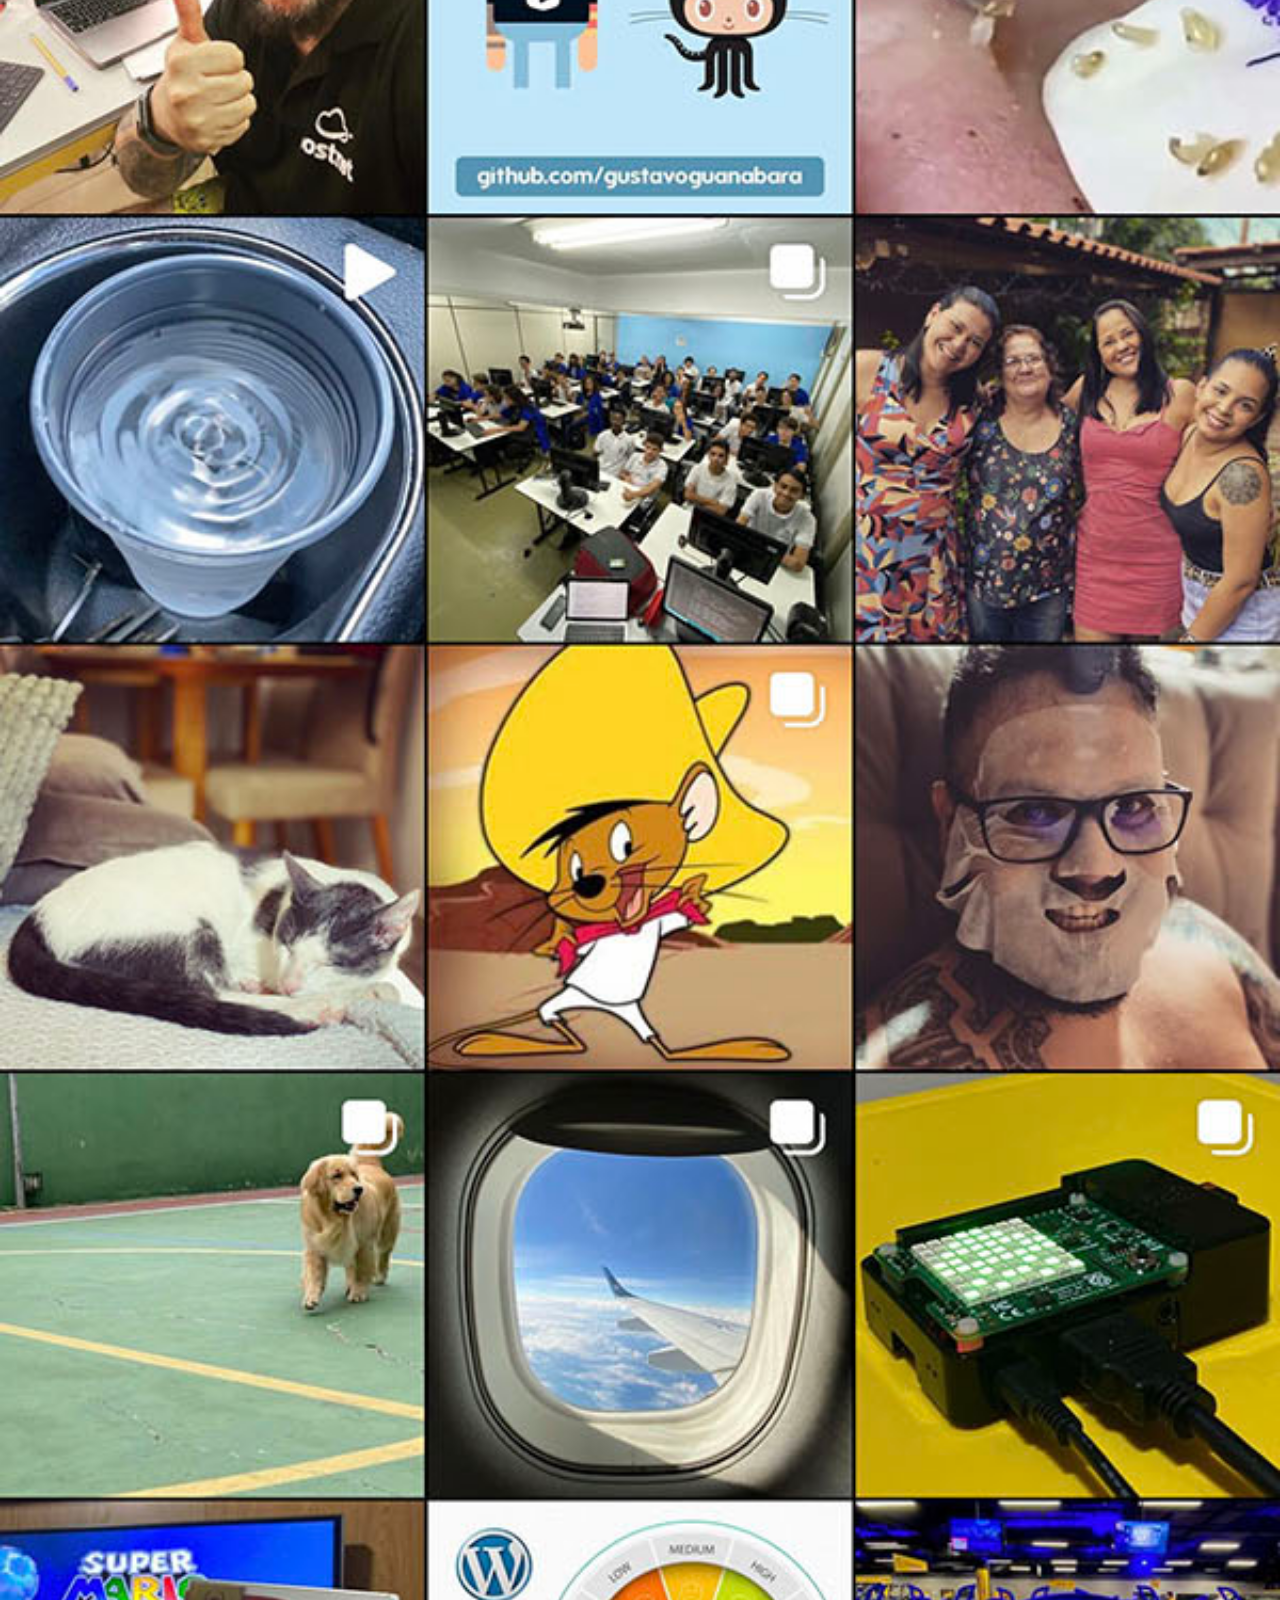
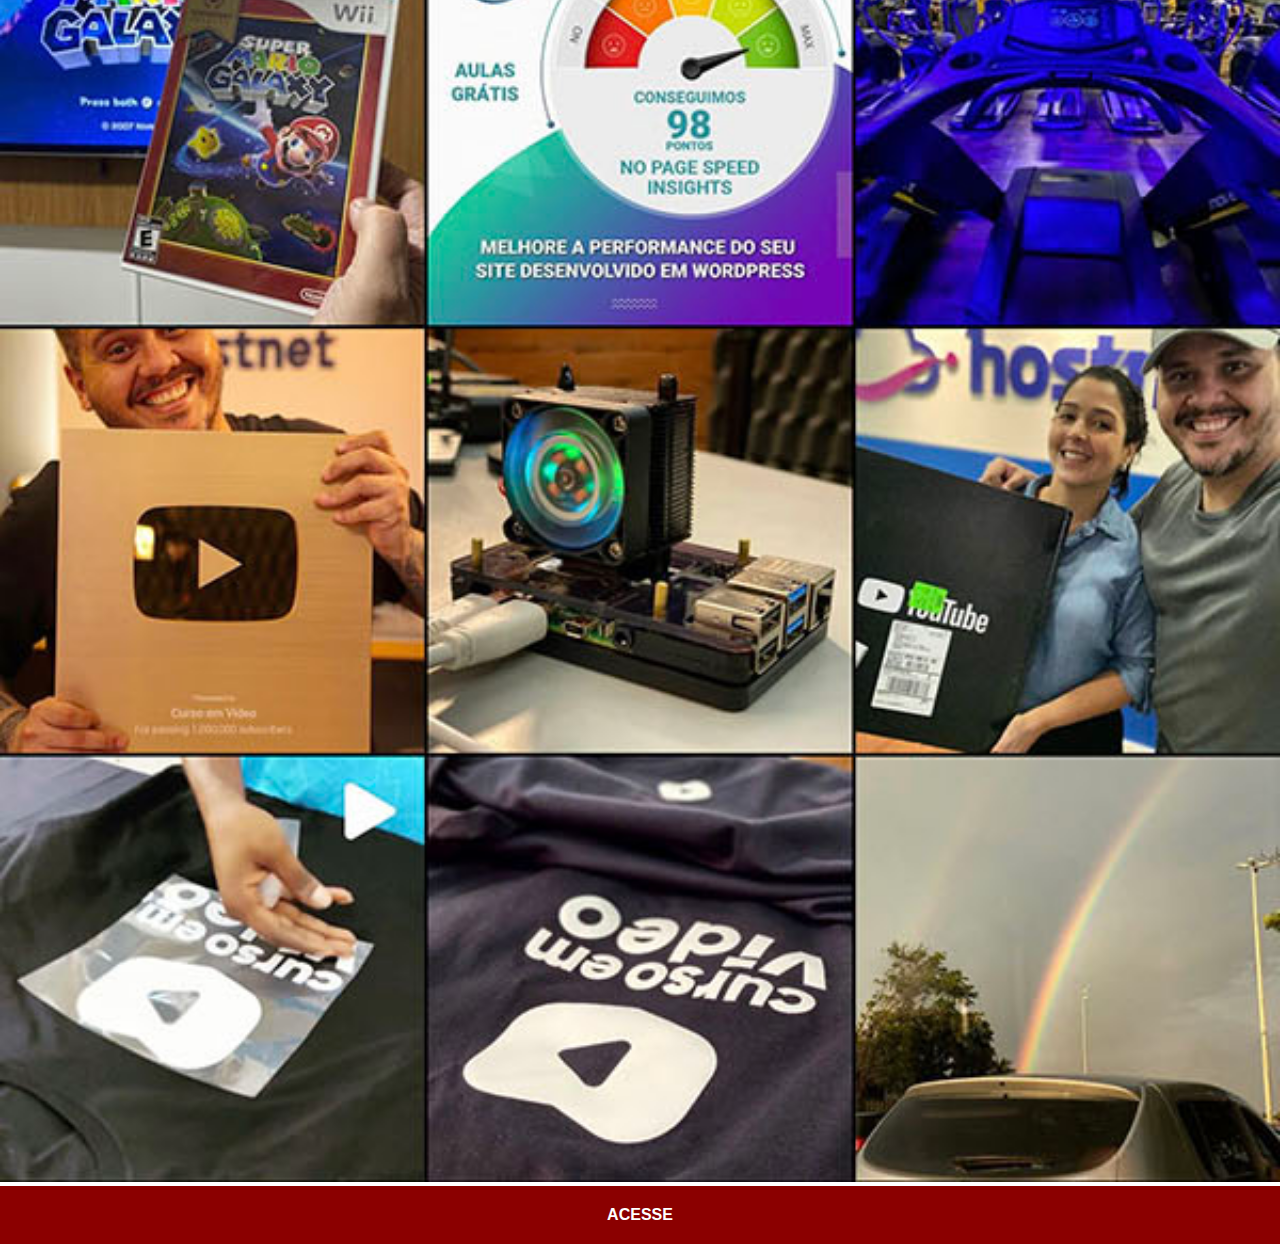
<file: instagram.html>
<!DOCTYPE html>
<html lang="pt-br">
<head>
    <meta charset="UTF-8">
    <meta http-equiv="X-UA-Compatible" content="IE=edge">
    <meta name="viewport" content="width=device-width, initial-scale=1.0">
    <title>Instagram</title>
    <link rel="stylesheet" href="estilos/social.css">
</head>
<body>
    <img src="imagens/tela-instagram.jpg" alt="Instagram">
    <a href="https://www.instagram.com/gustavoguanabara" target="_blank">ACESSE</a>
</body>
</html>
</file>
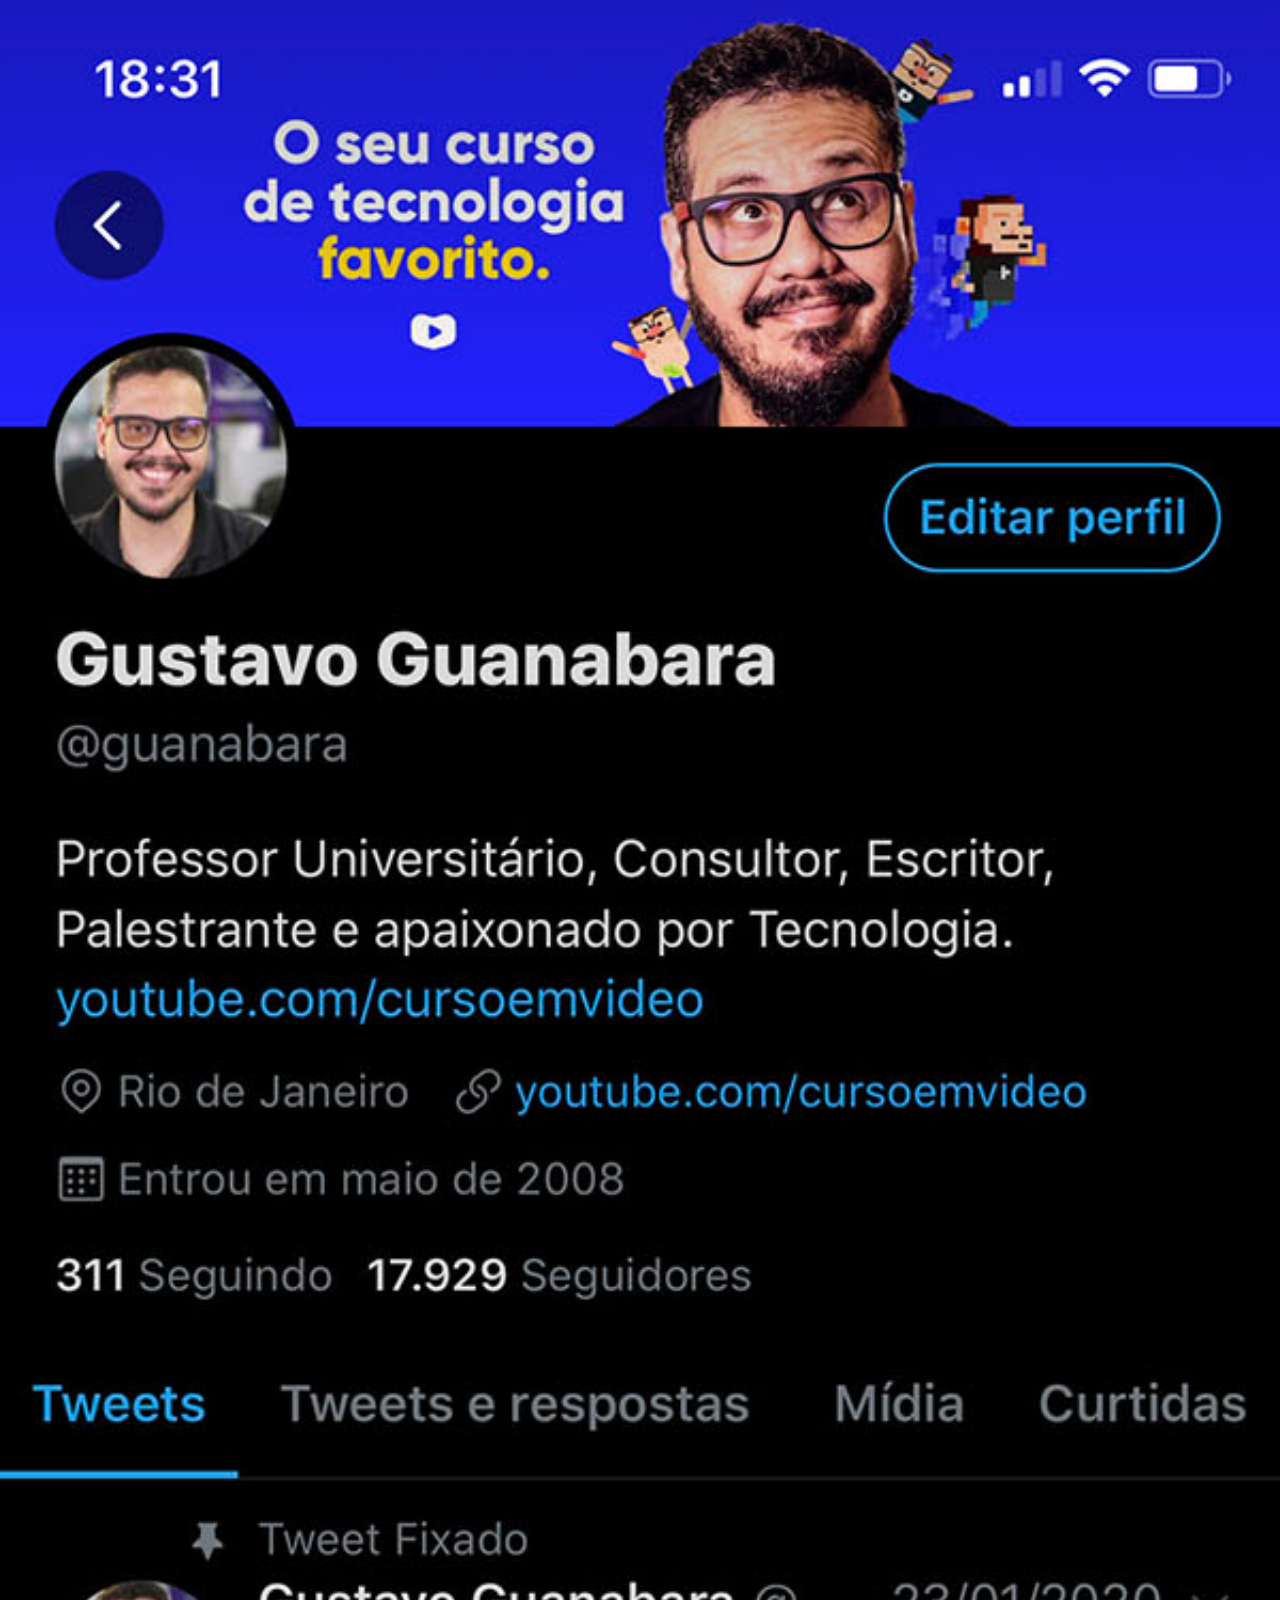
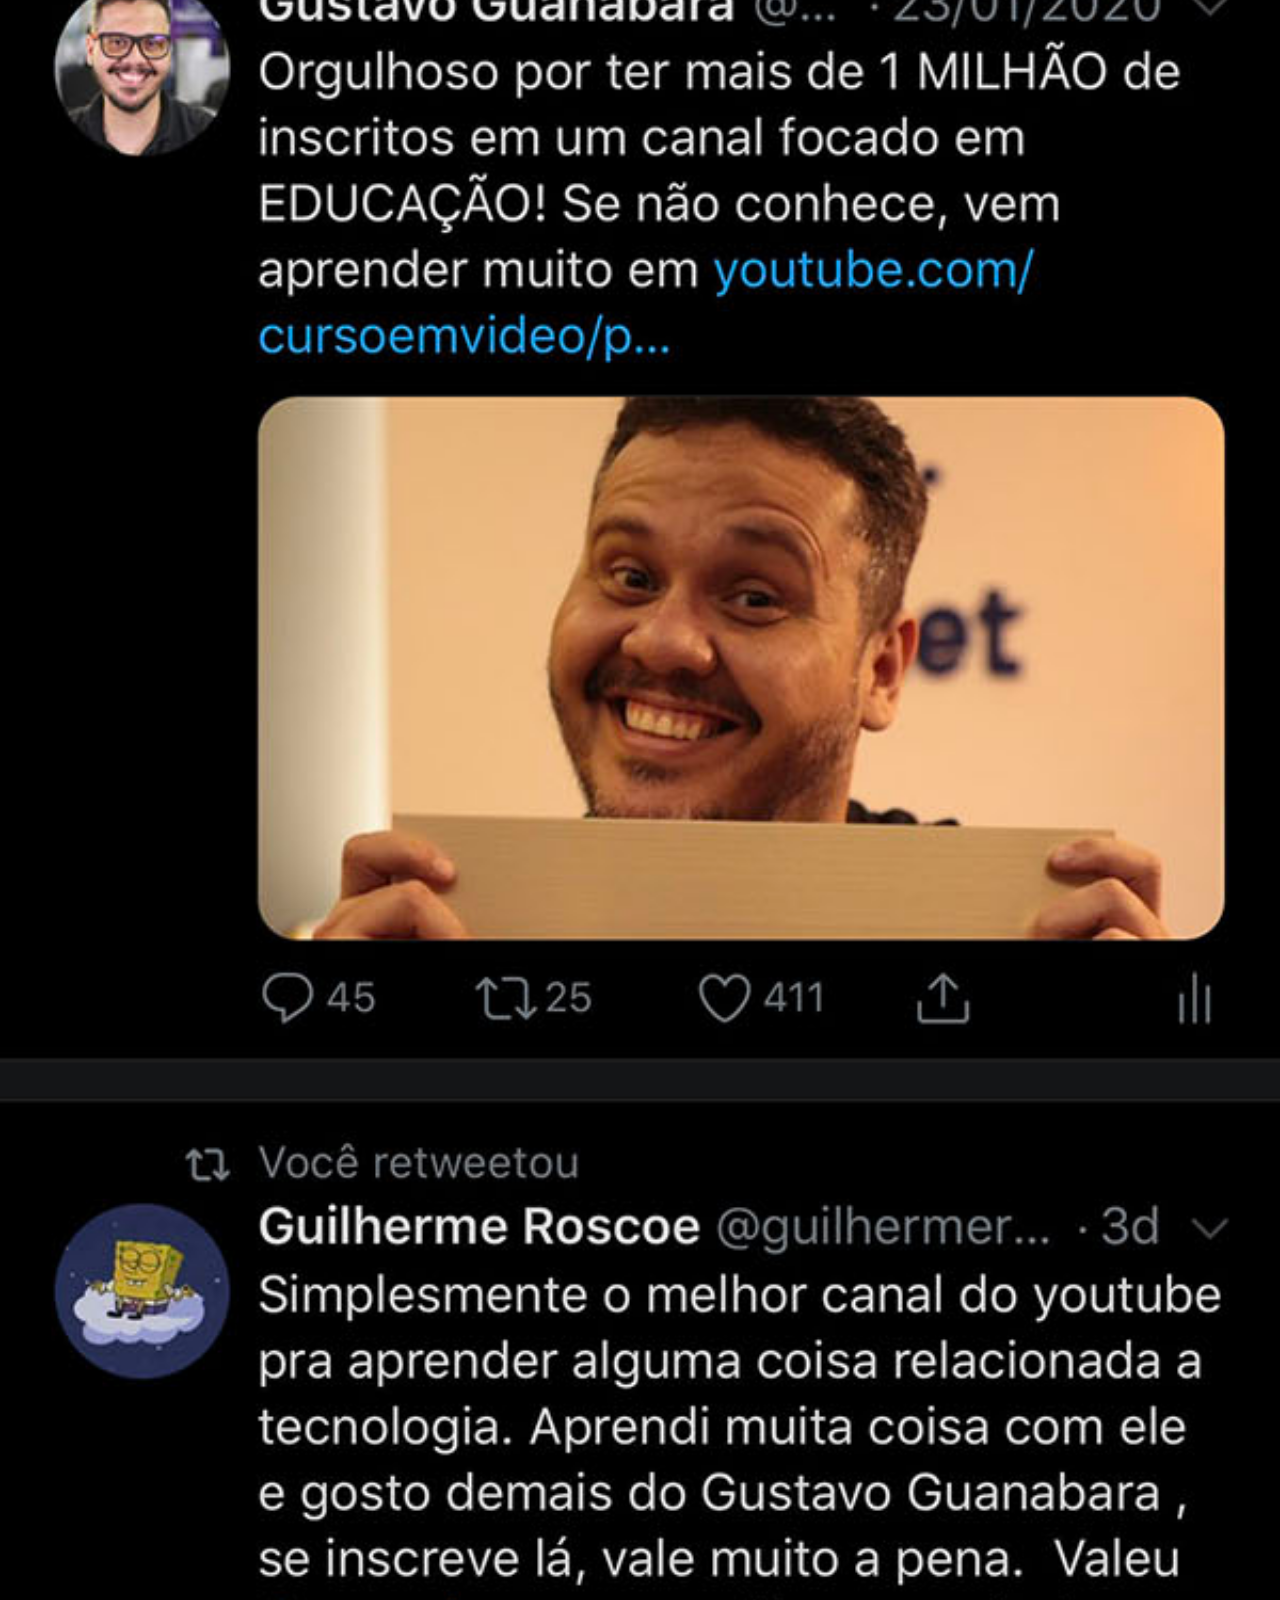
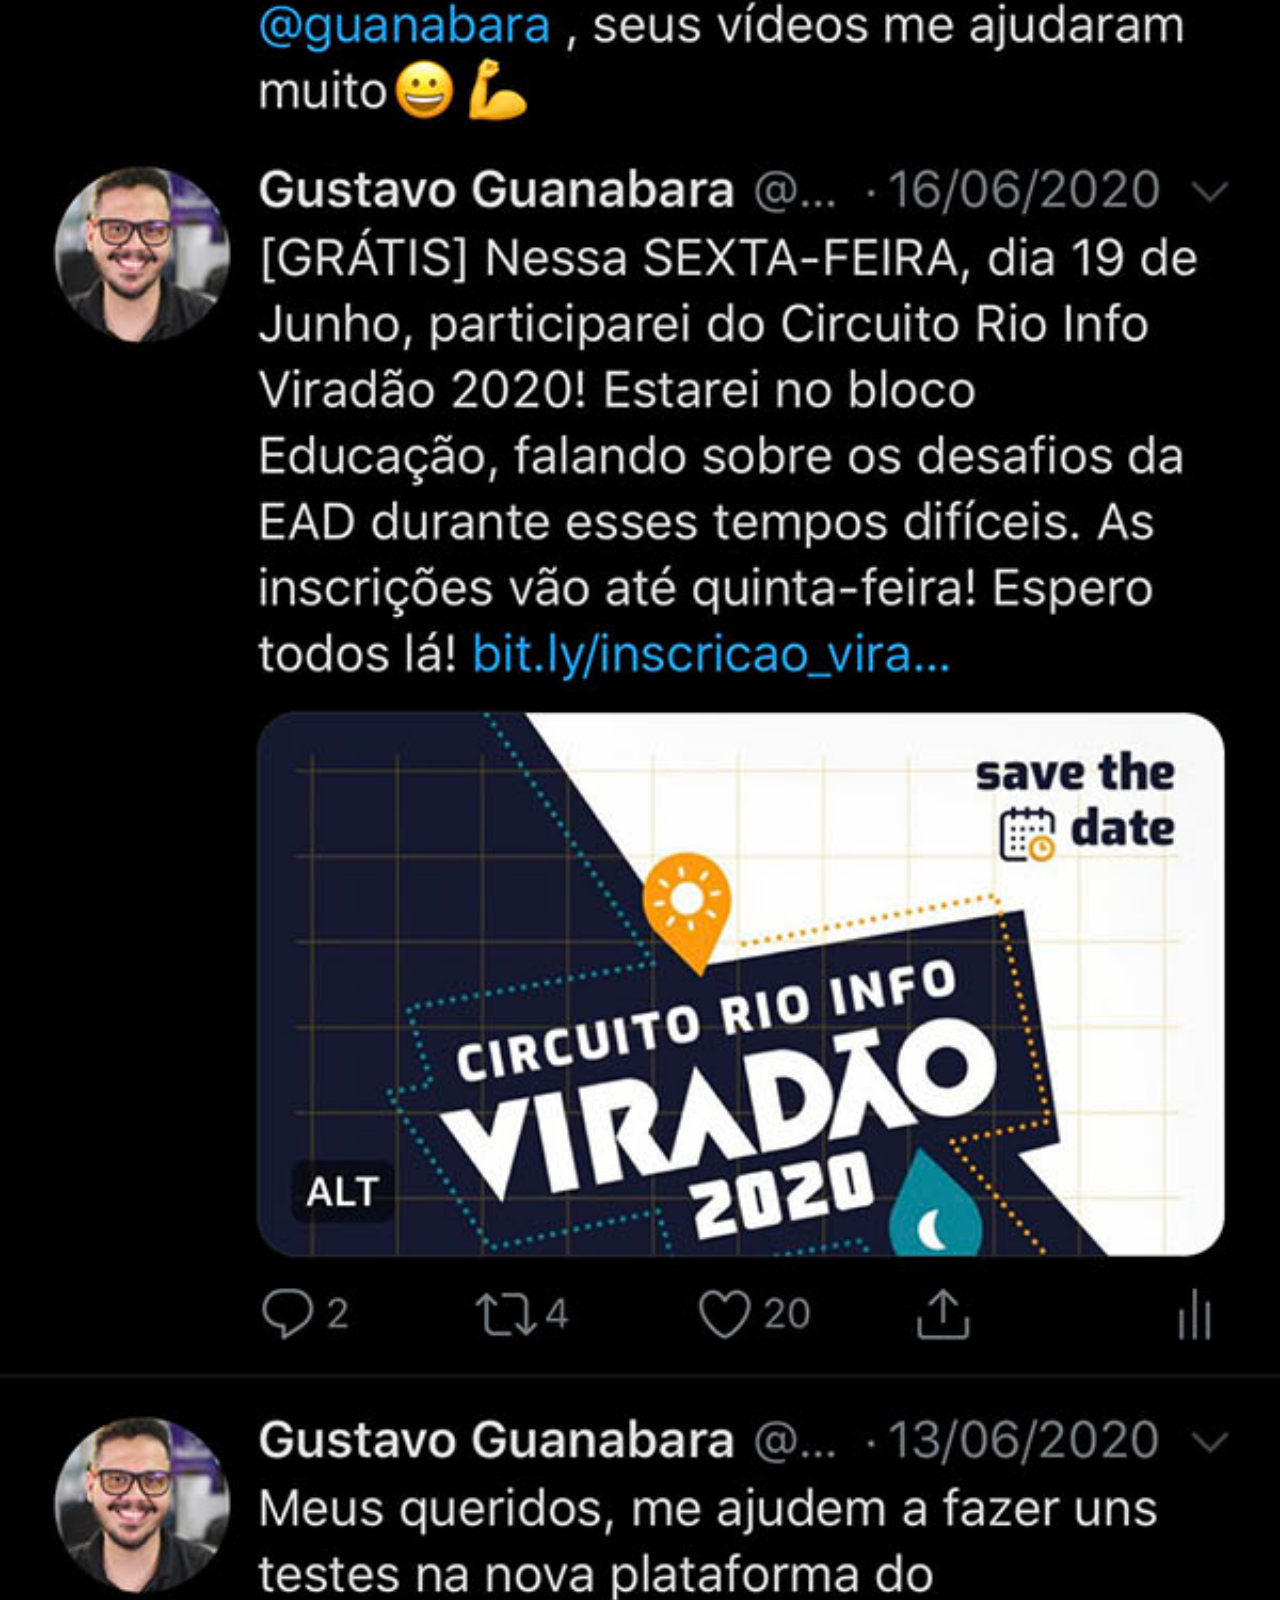
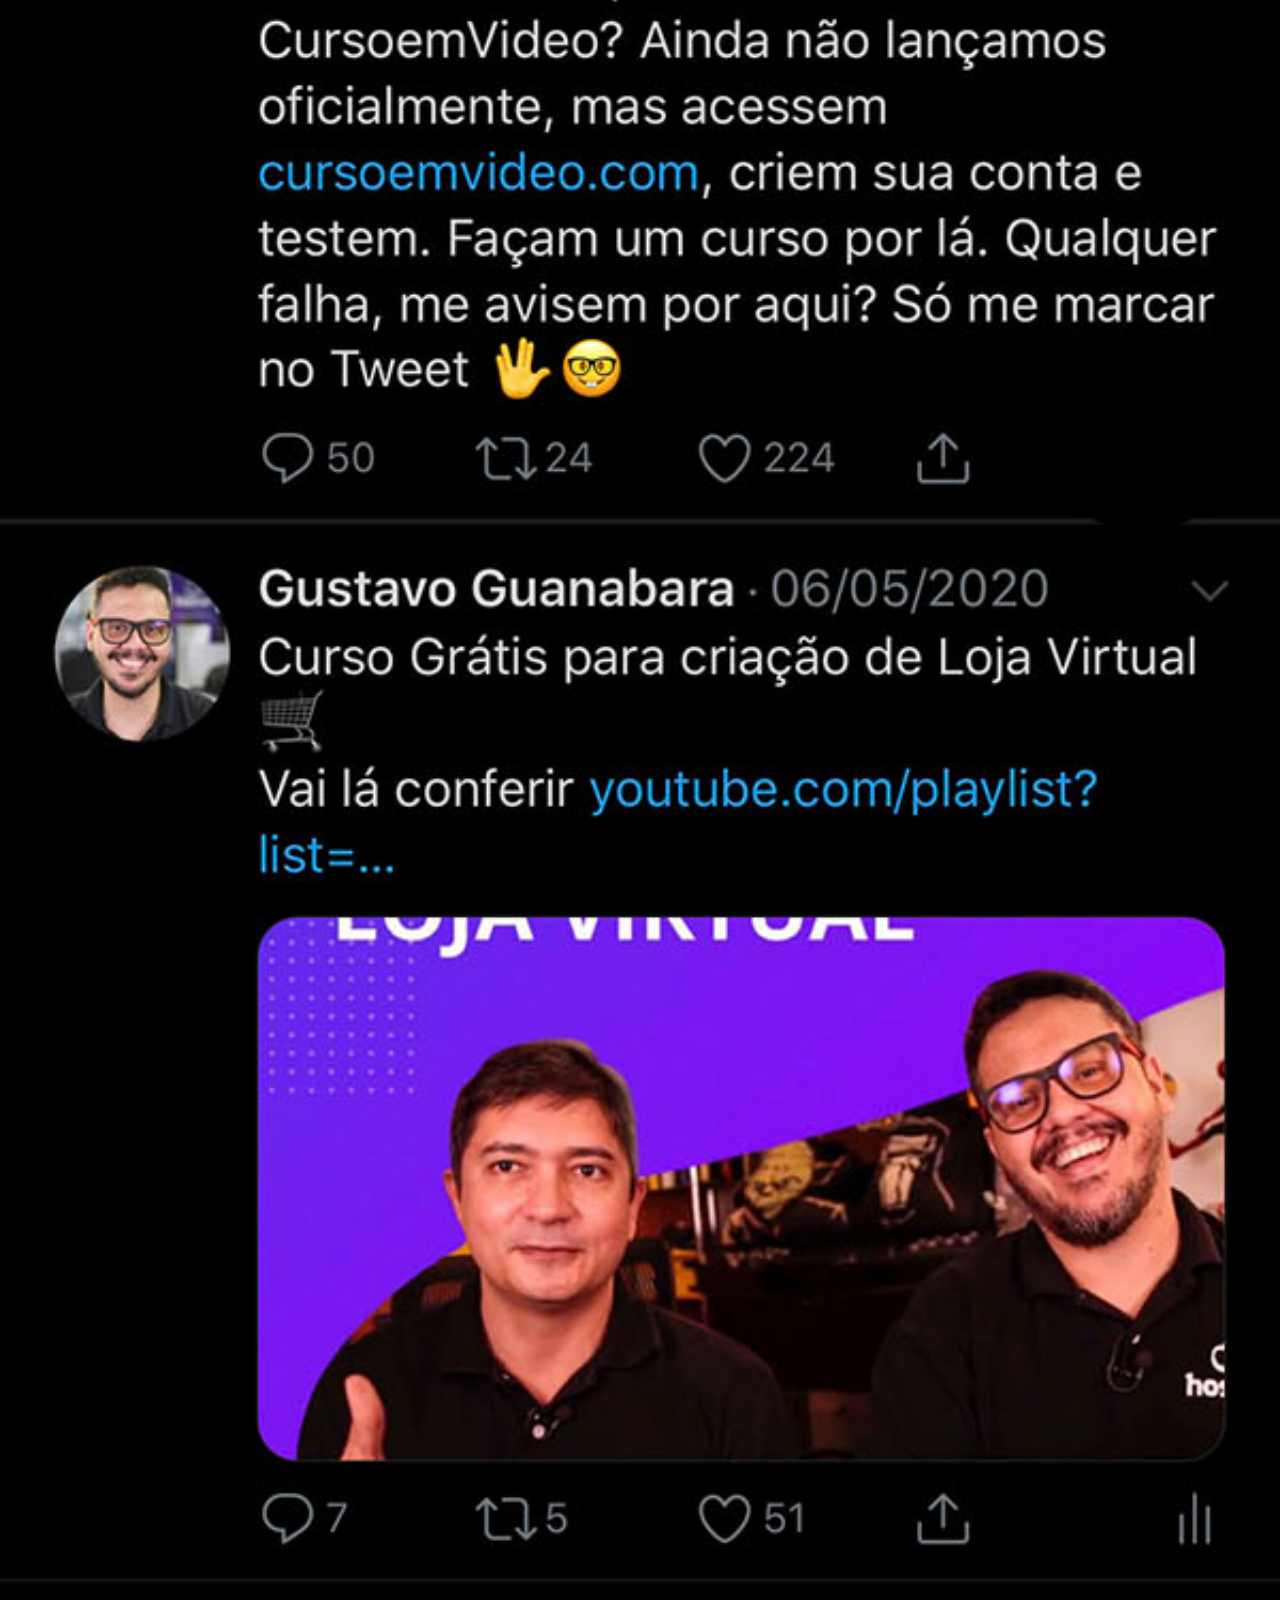
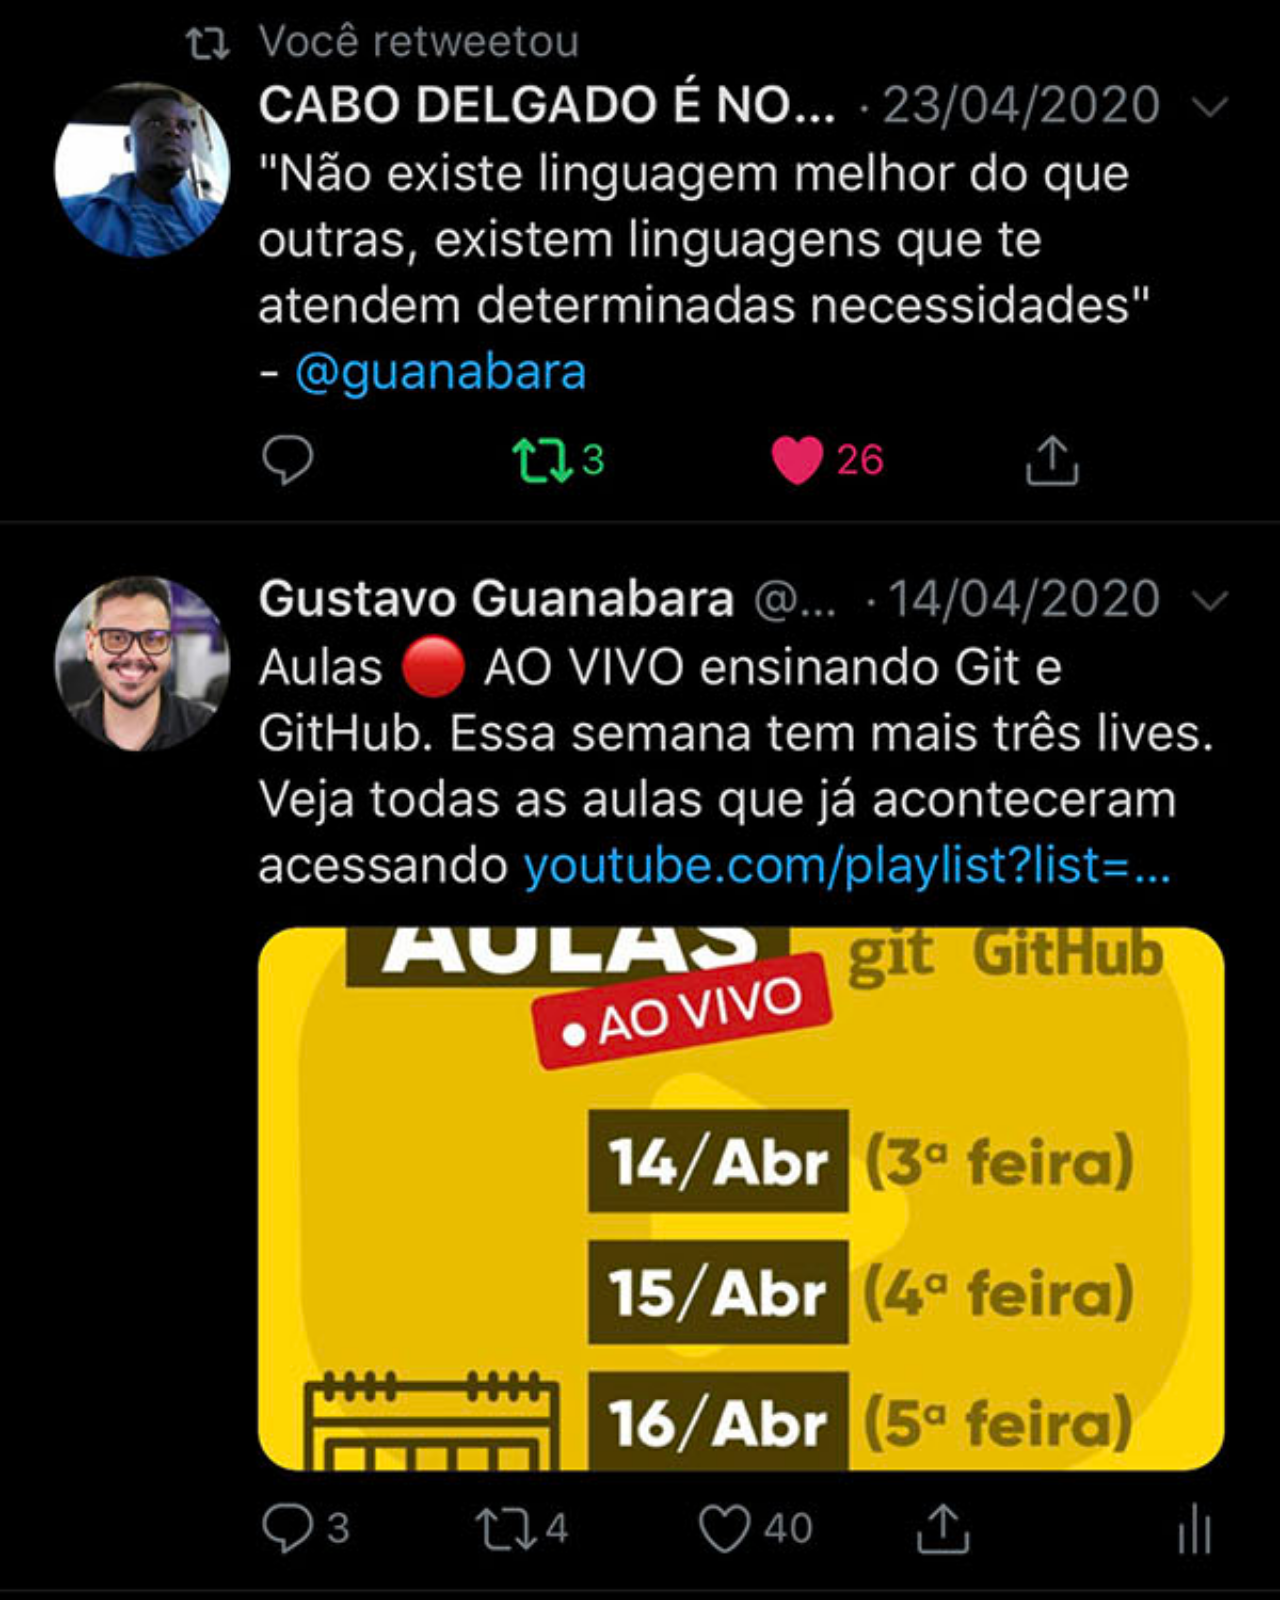
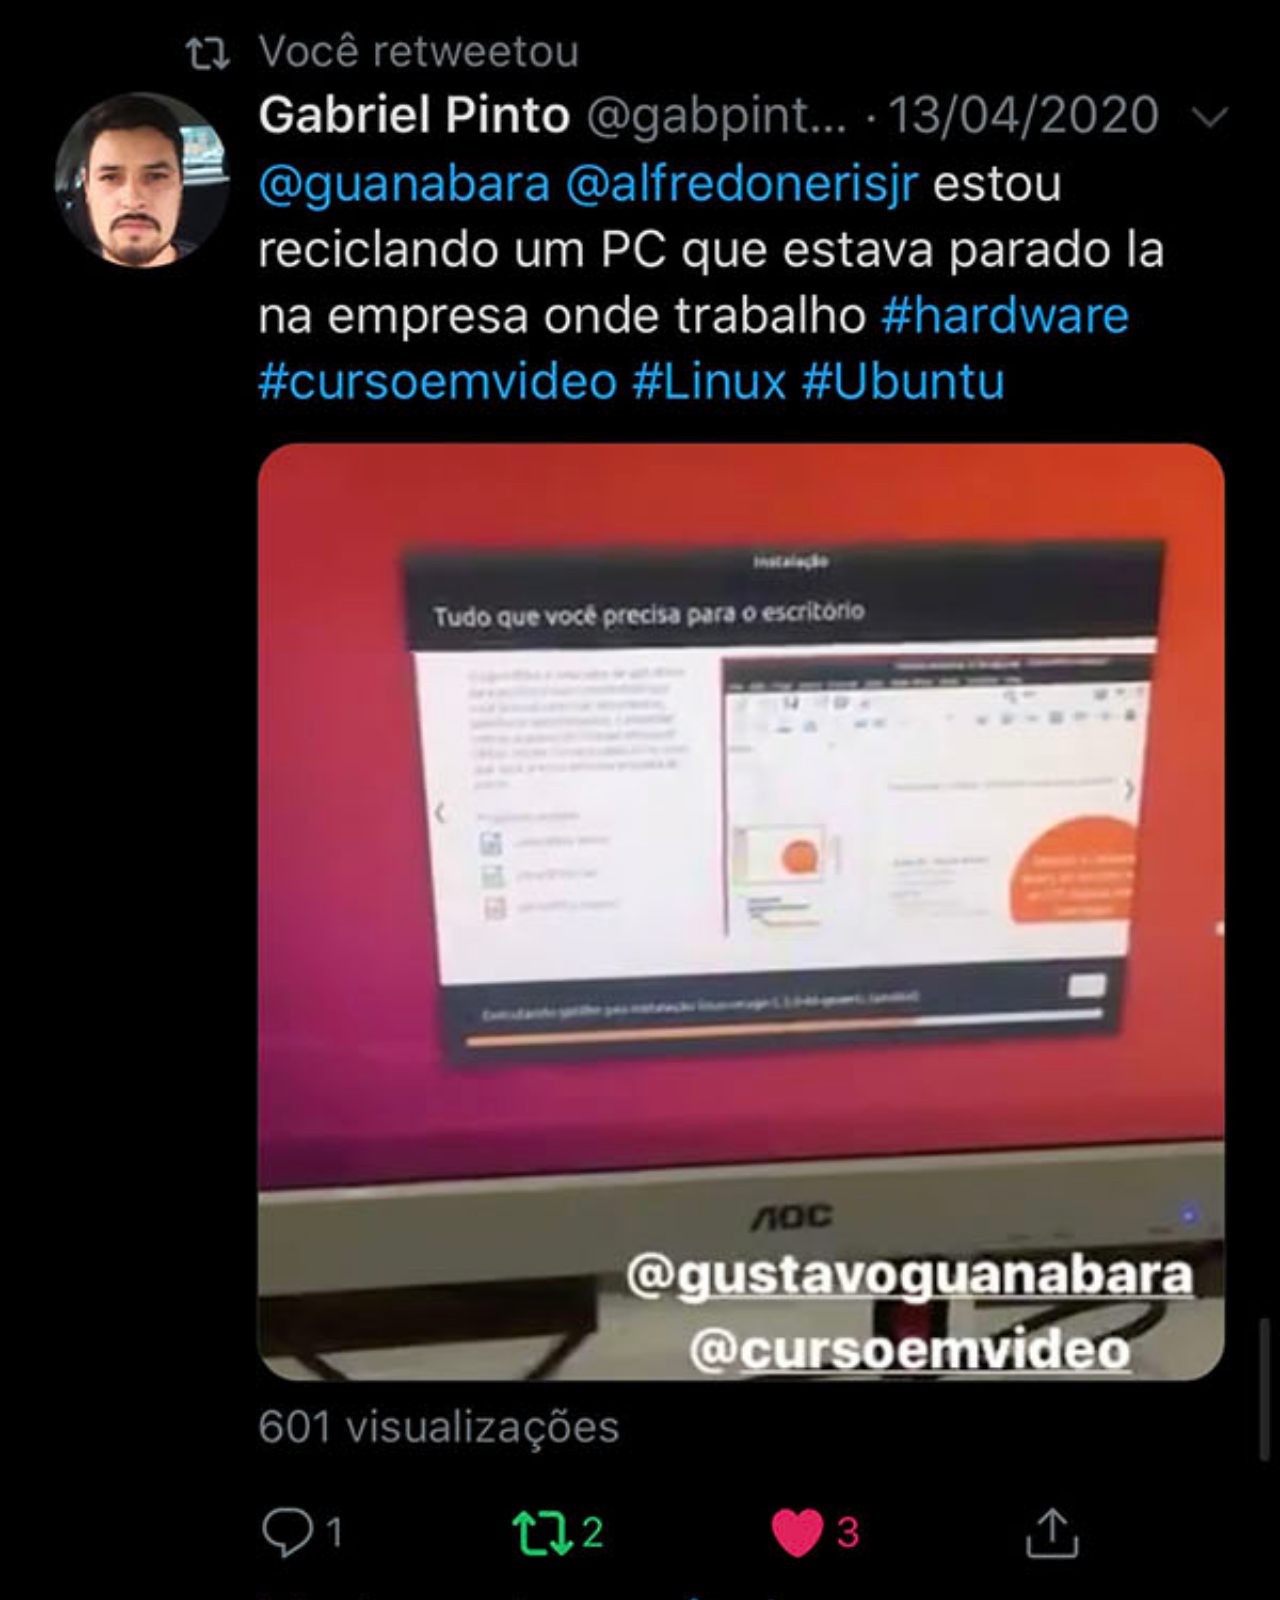
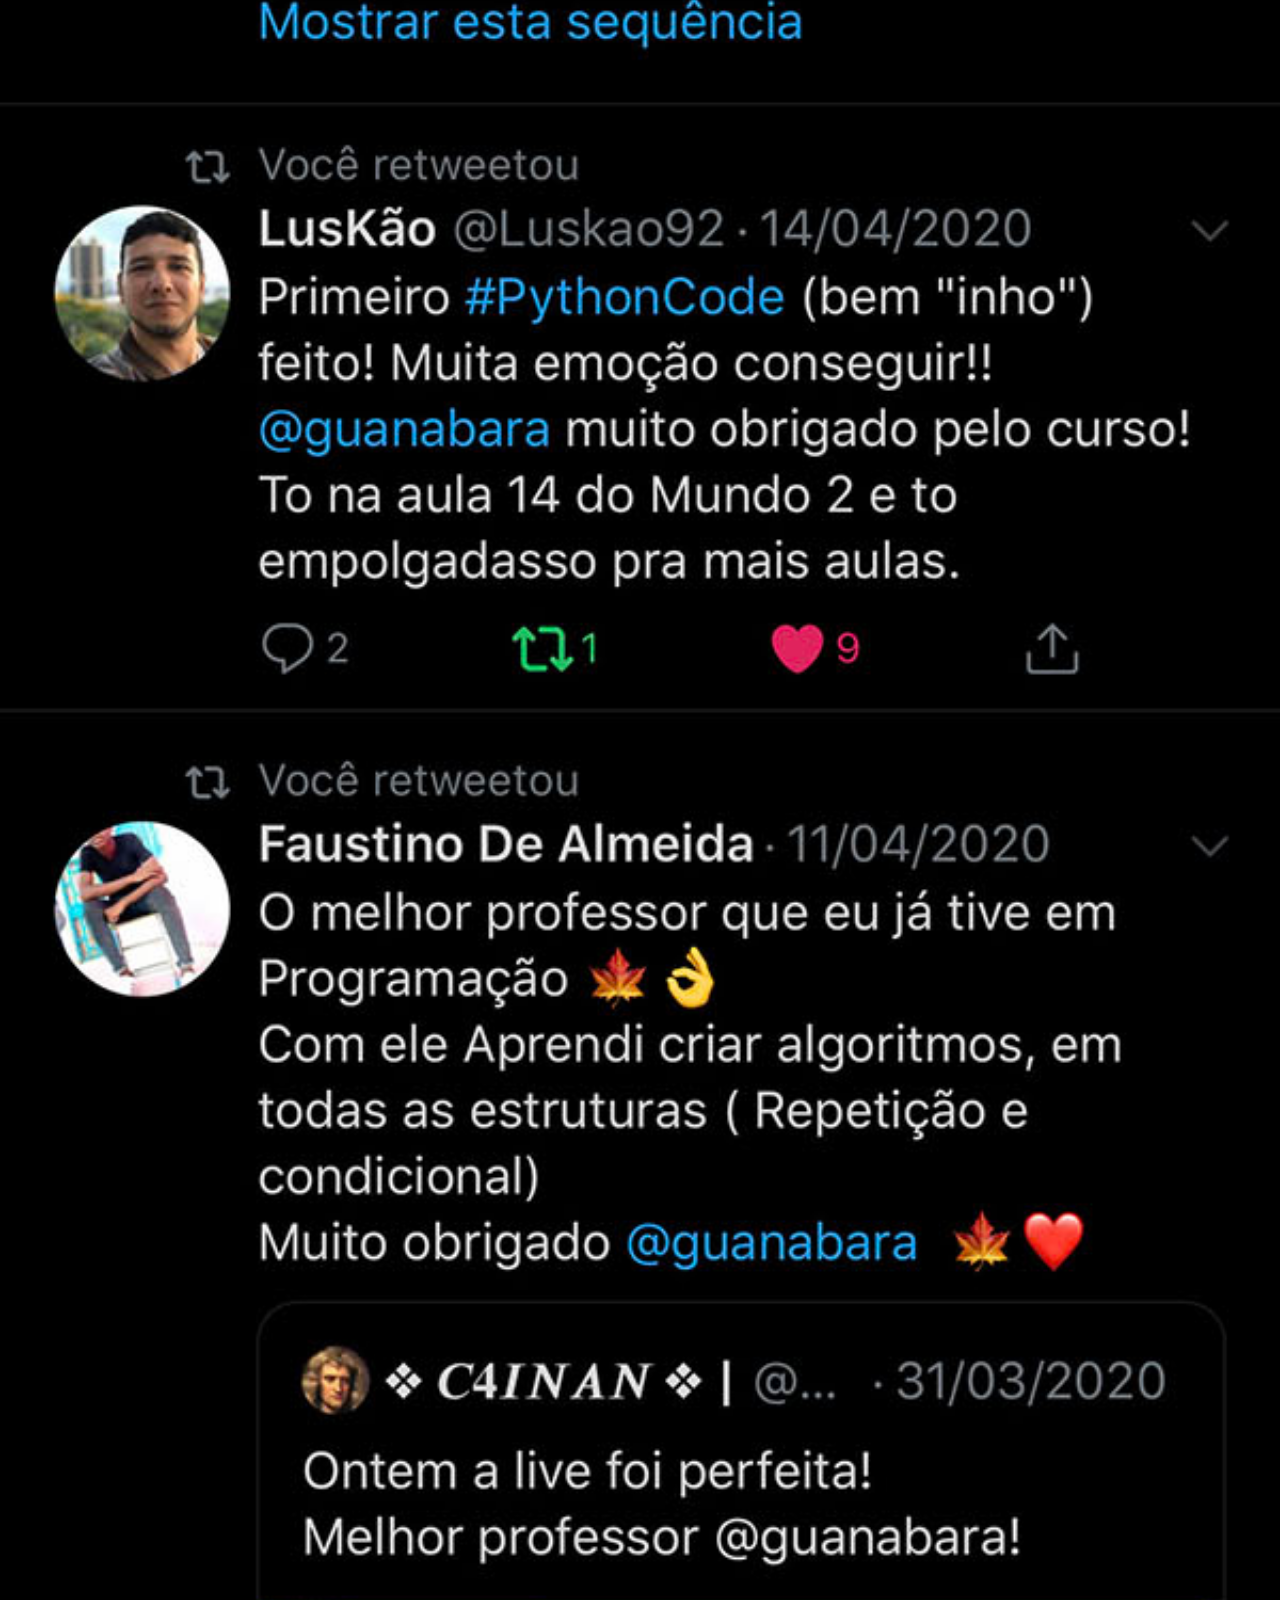
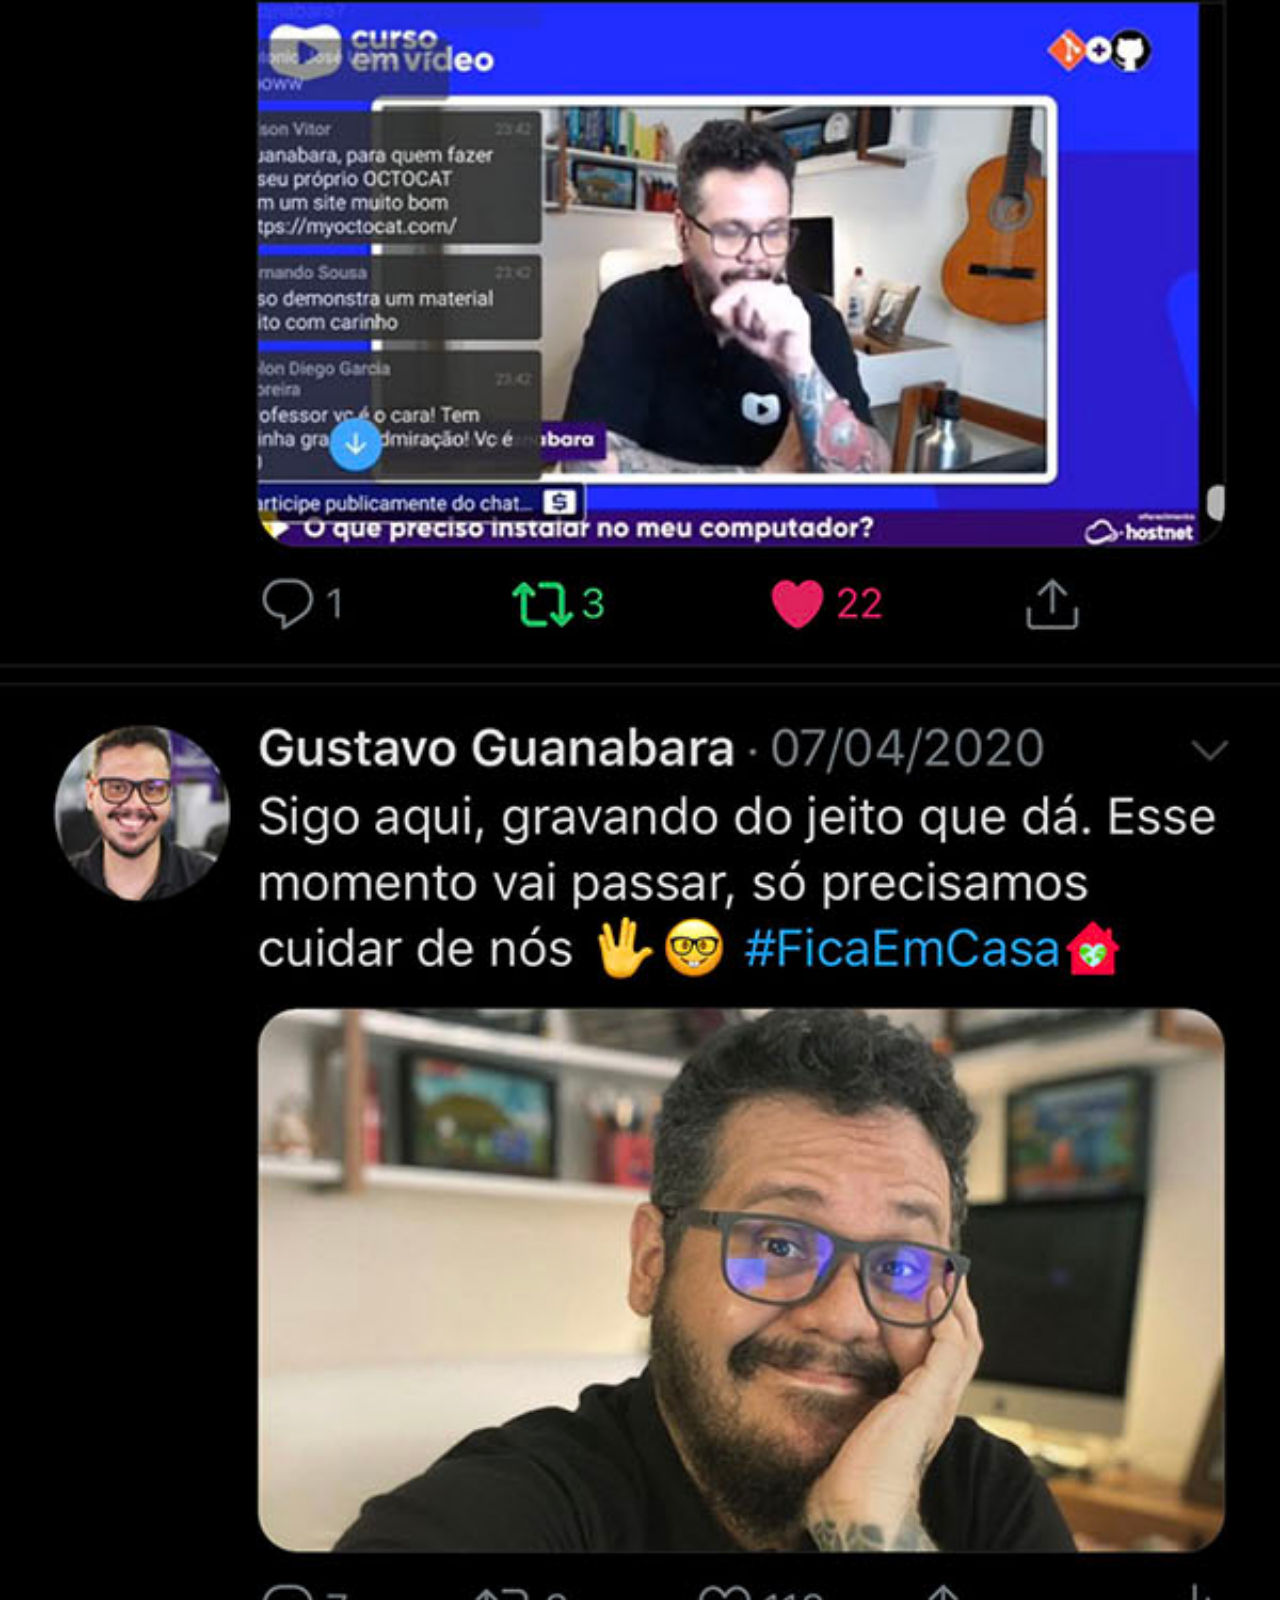
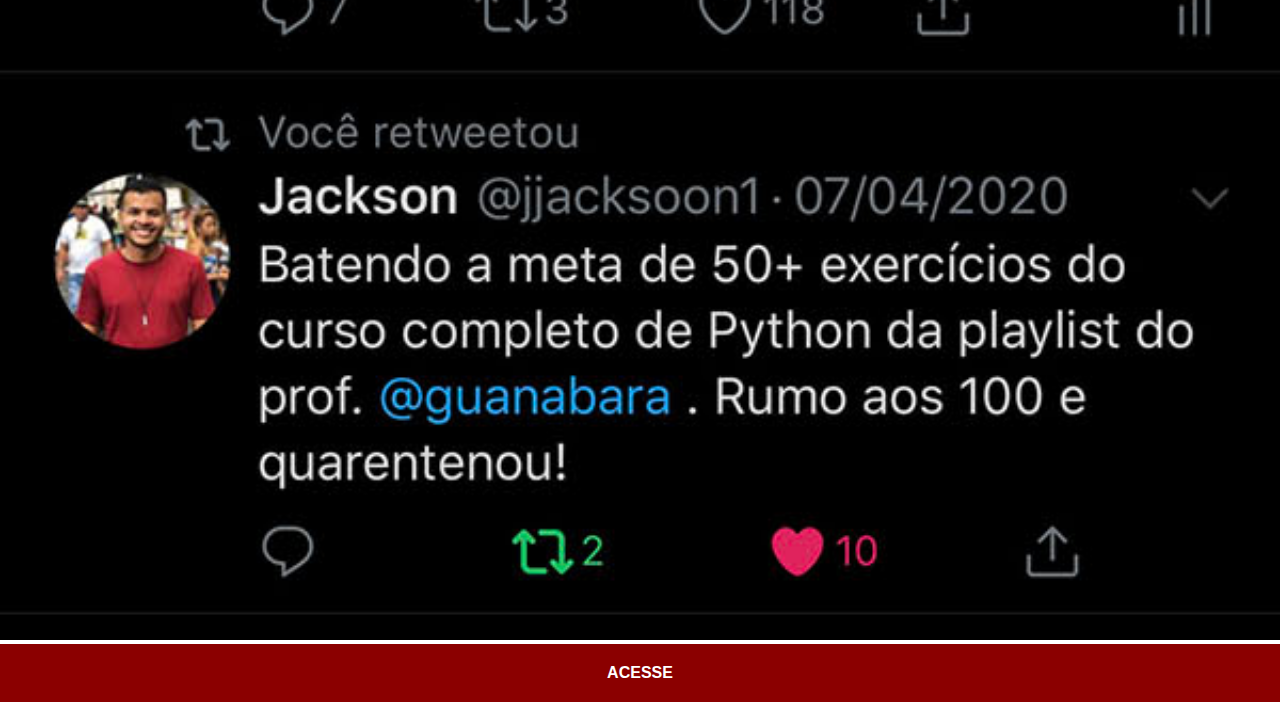
<file: twitter.html>
<!DOCTYPE html>
<html lang="pt-br">
<head>
    <meta charset="UTF-8">
    <meta http-equiv="X-UA-Compatible" content="IE=edge">
    <meta name="viewport" content="width=device-width, initial-scale=1.0">
    <title>Twitter</title>
    <link rel="stylesheet" href="estilos/social.css">
</head>
<body>
    <img src="imagens/tela-twitter.jpg" alt="Twitter">
    <a href="https://twitter.com/guanabara" target="_blank">ACESSE</a>
</body>
</html>
</file>
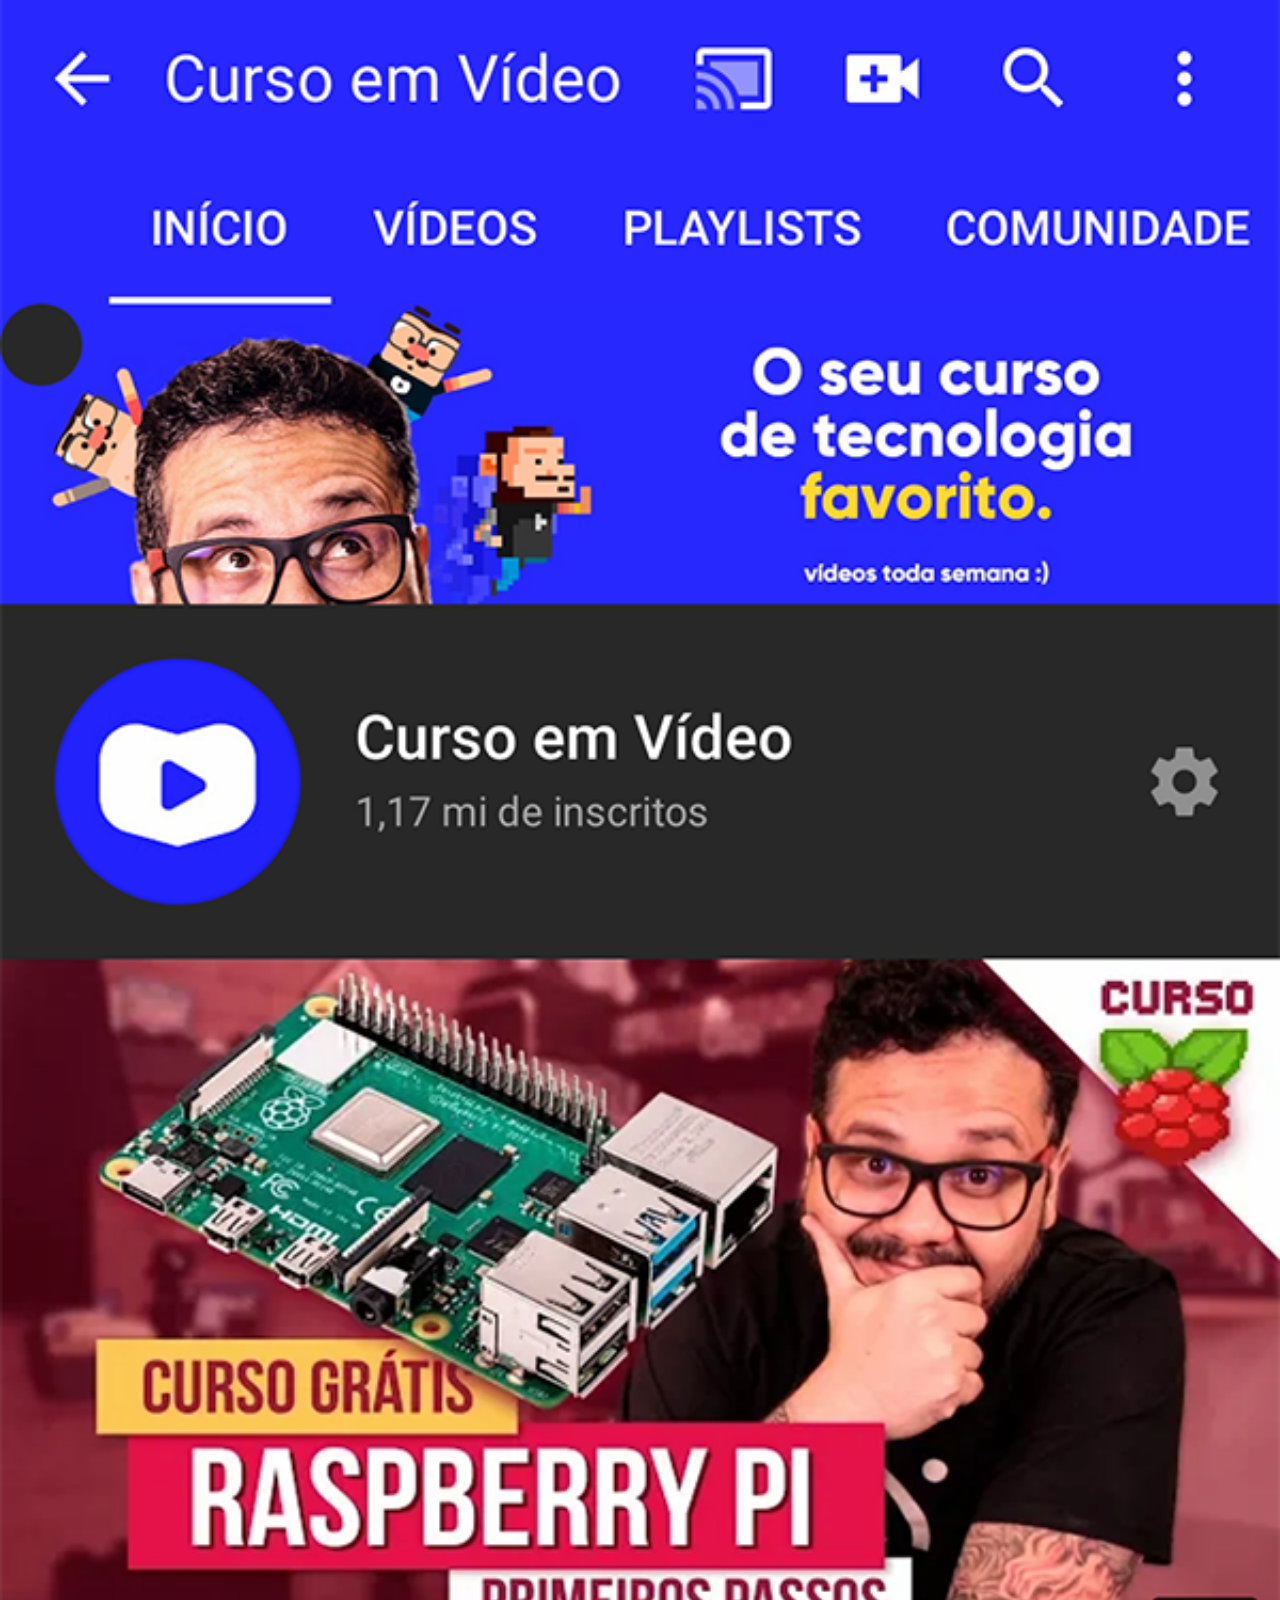
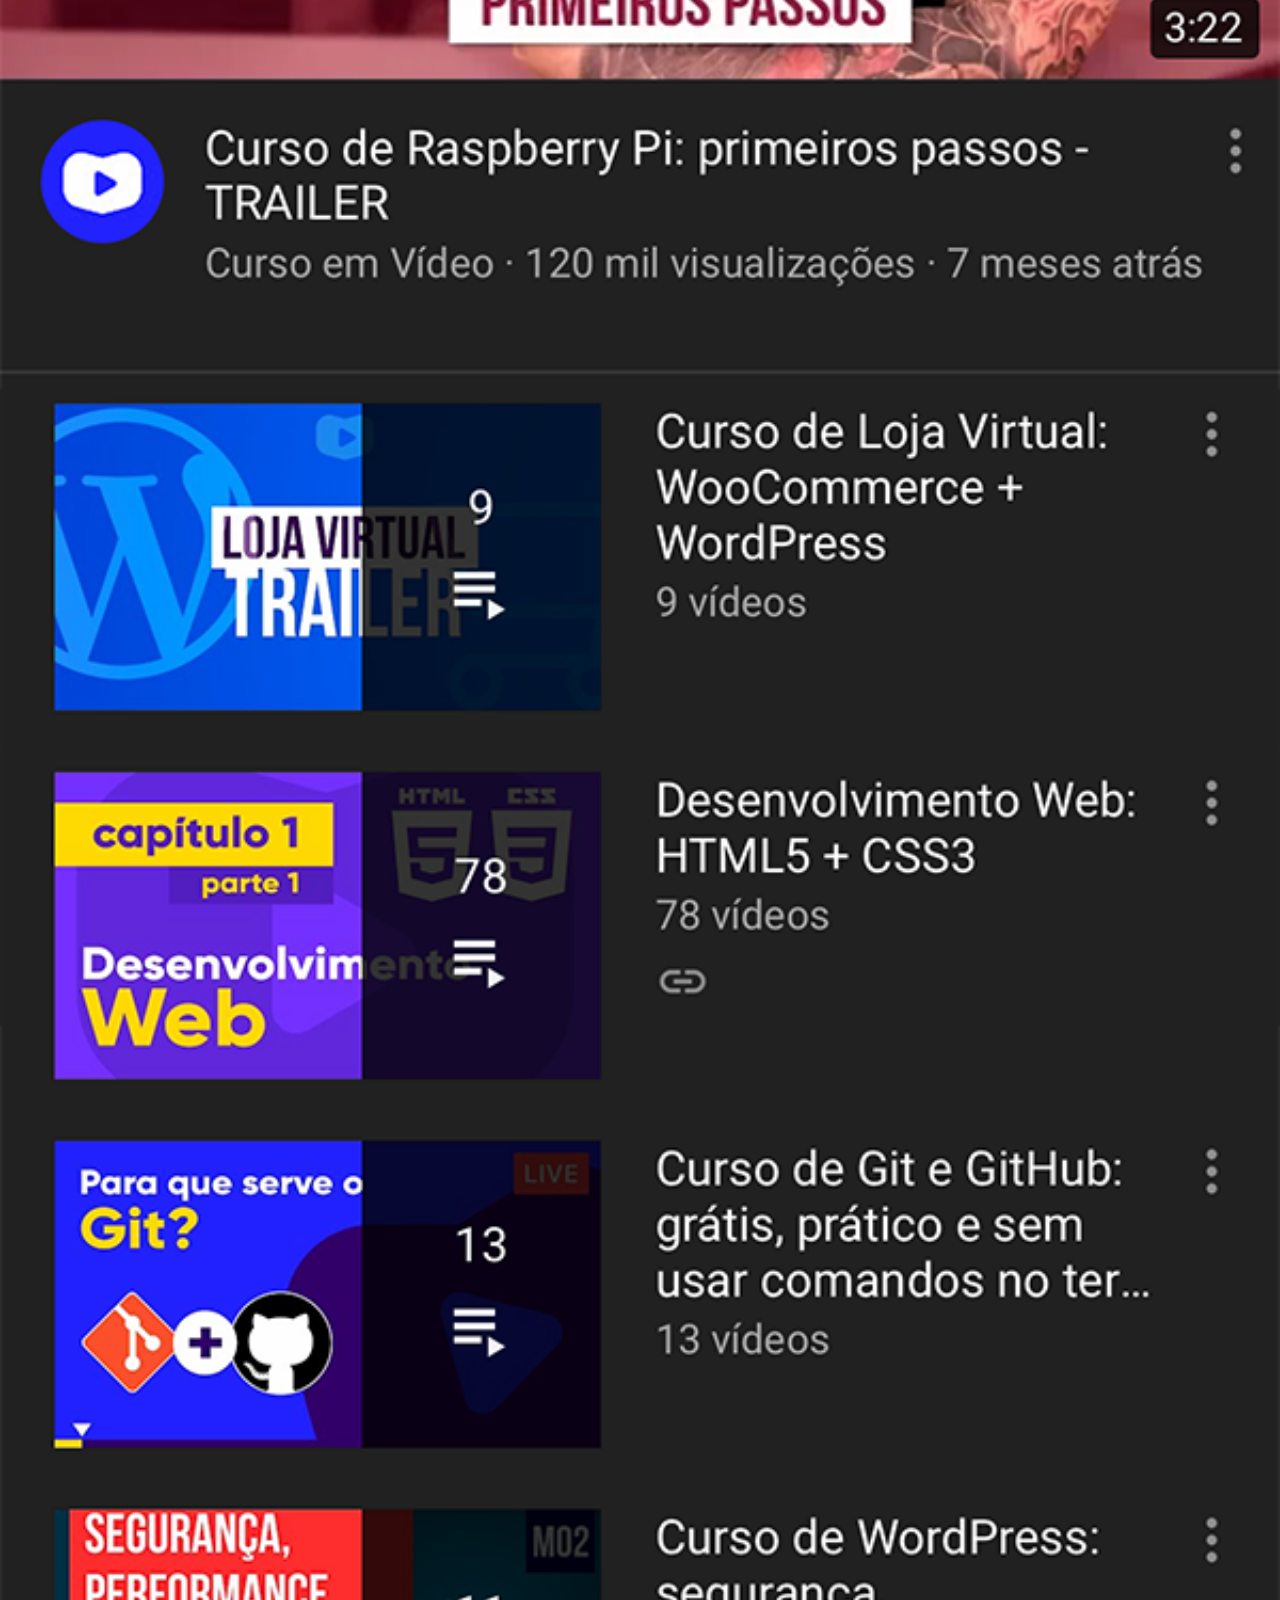
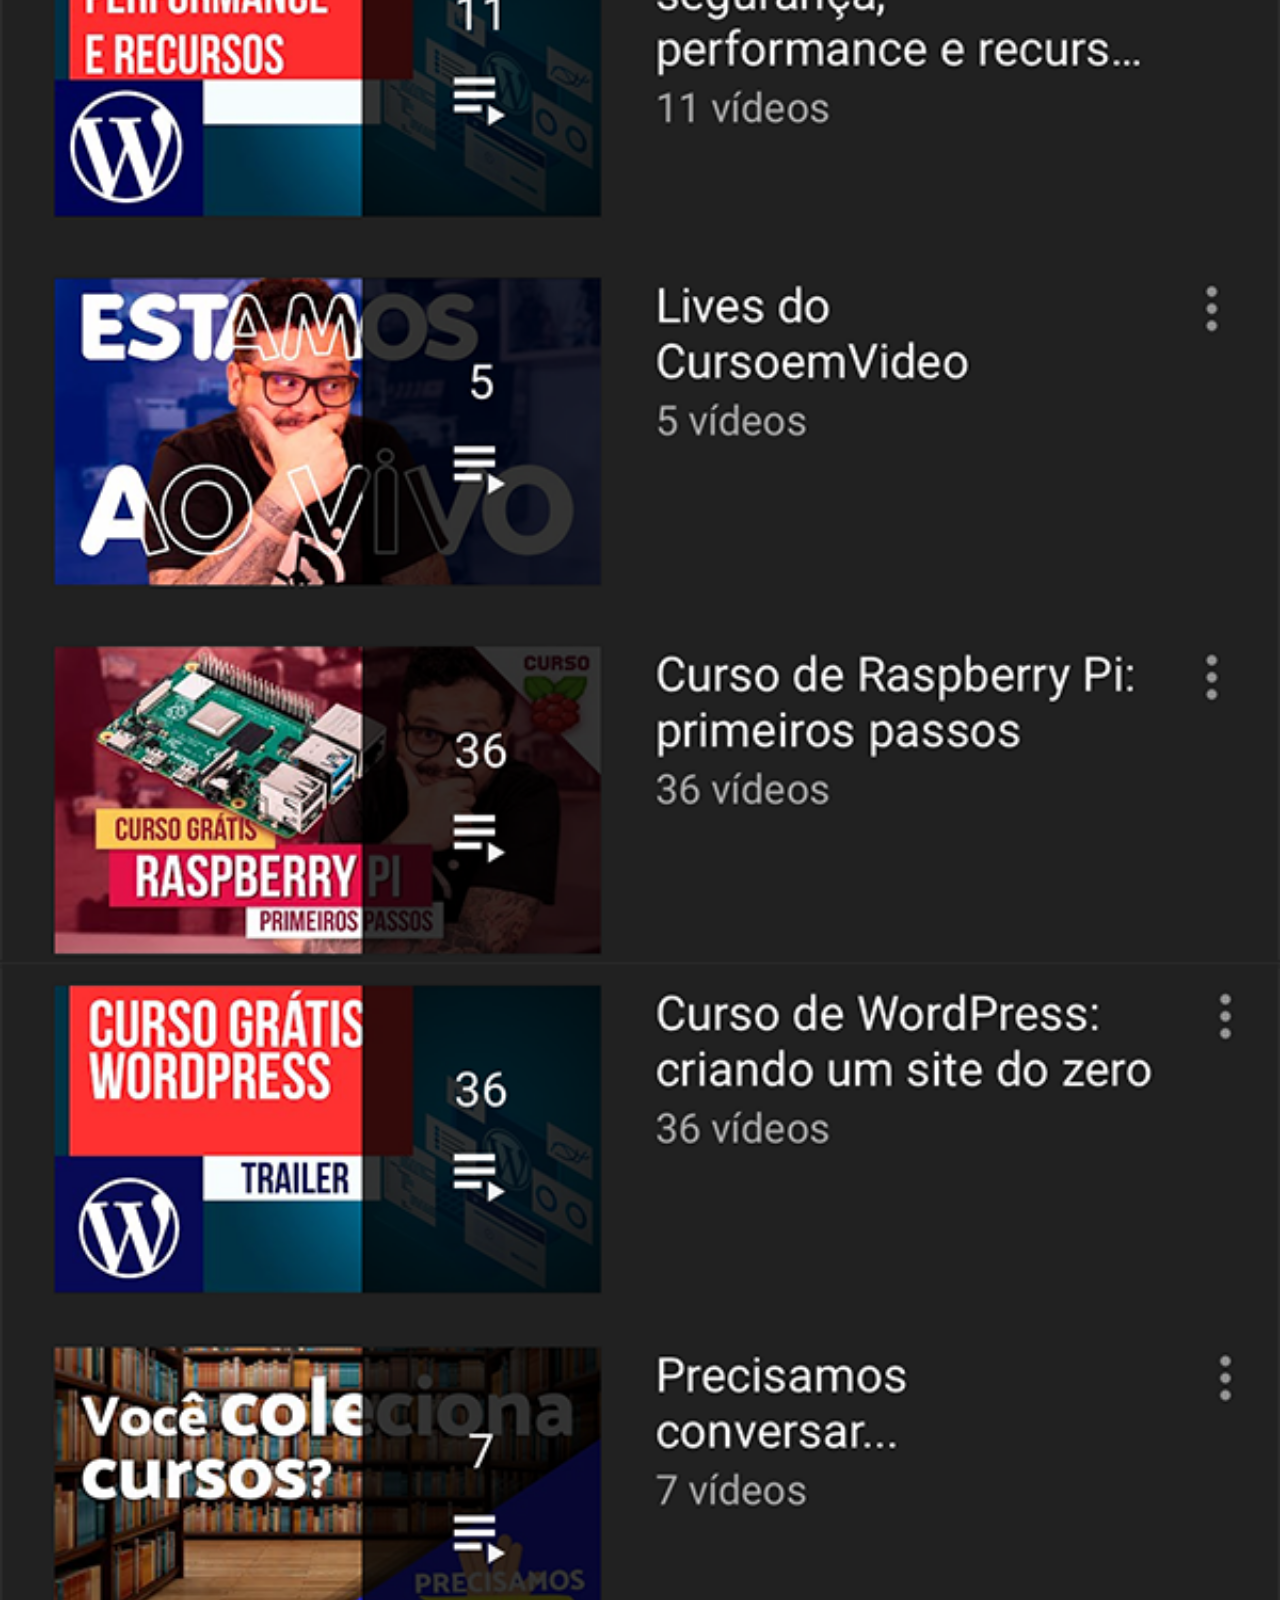
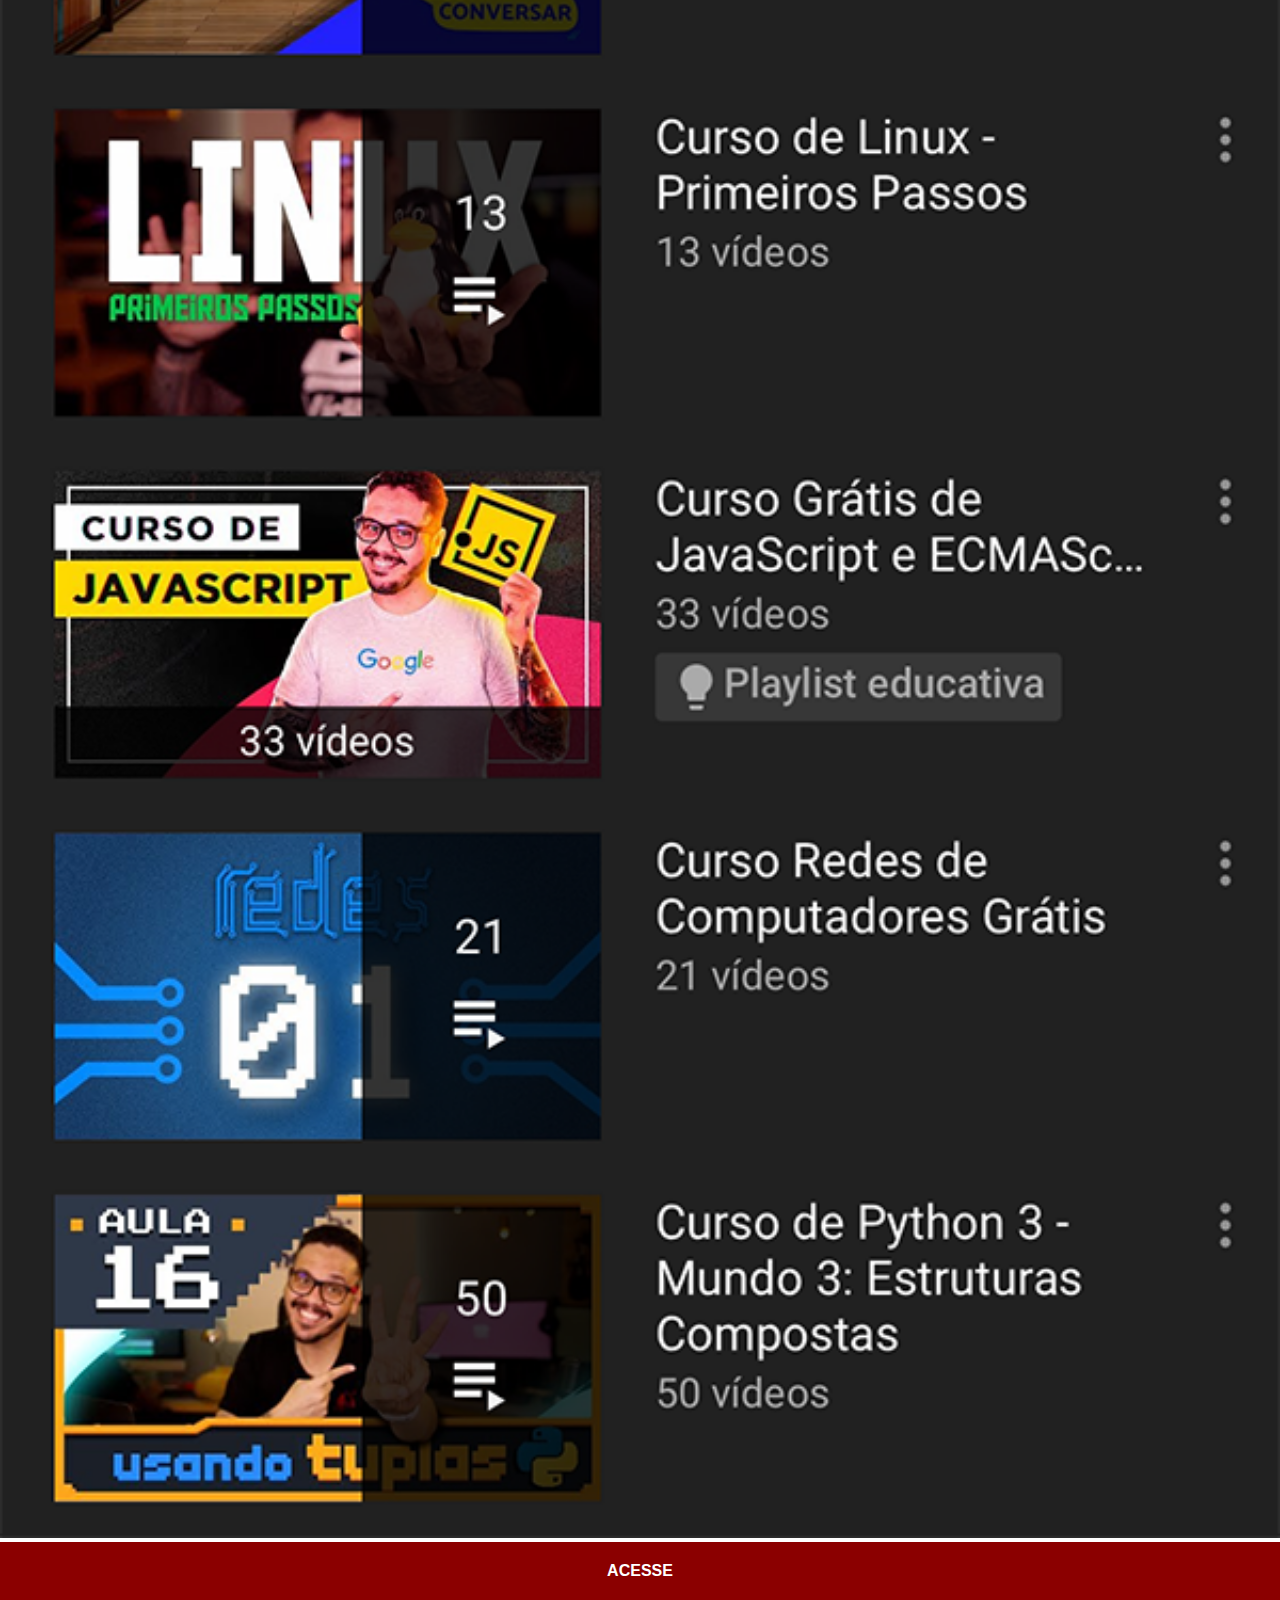
<file: youtube.html>
<!DOCTYPE html>
<html lang="pt-br">
<head>
    <meta charset="UTF-8">
    <meta http-equiv="X-UA-Compatible" content="IE=edge">
    <meta name="viewport" content="width=device-width, initial-scale=1.0">
    <title>YouTube</title>
    <link rel="stylesheet" href="estilos/social.css">
</head>
<body>
    <img src="imagens/tela-youtube.png" alt="YouTube">
    <a href="https://www.youtube.com/c/CursoemV%C3%ADdeo/playlists" target="_blank">ACESSE</a>
</body>
</html>
</file>
<file: estilos/style.css>
@charset "UTF-8";

*{
    margin: 0px;
    padding: 0px;
    font-family: Arial, Helvetica, sans-serif;
}

html, body{

    height: 100vh;
    width: 100vw;
    background-color: black;
    
}

body{
    background: url('../imagens/fundo-madeira.jpg') no-repeat top center;
    background-size: cover;
    background-attachment: fixed;
}

main{
    position: relative;
    height: 100vh;
    
}

section#telefone{
    position: absolute;
    top: 50%;
    left: 50%;
    transform: translate(-50%, -50%);


    height: 627px;
    width: 311px;
    background: url('../imagens/frame-iphone.png') no-repeat;
}

iframe#tela{
    position: relative;
    top: 80px;
    left: 22px;
    width: 267px;
    height: 471px;
}

section#redes-sociais {

    text-align: right;

}

section#redes-sociais img{

    width: 50px;
    margin: 10px;
    border-radius: 50%;
    box-shadow: 2px 2px 5px rgba(0, 0, 0, 0.403);
    box-sizing: border-box;
}

section#redes-sociais img:hover {
    border: 2px solid rgba(255, 255, 255, 0.605);
    transform: translate(-3px, -3px);
    box-shadow: 5px 5px 10px rgba(0, 0, 0, 0.619);
    transition: transform .4s, border 1s;
}
</file>
<file: estilos/social.css>
@charset "UTF-8";

*{
    margin: 0px;
    padding: 0px;
    font-family: Arial, Helvetica, sans-serif;

}

::-webkit-scrollbar{

    width: 0px;
    height: 0px;

}

img{
 
    width: 100vw;

}

a{
    display: block;
    background-color: darkred;
    color: white;
    padding: 20px;
    text-align: center;
    font-weight: bolder;
    text-decoration: none;
    
}

a:hover{
    background-color: red;
}
</file>
